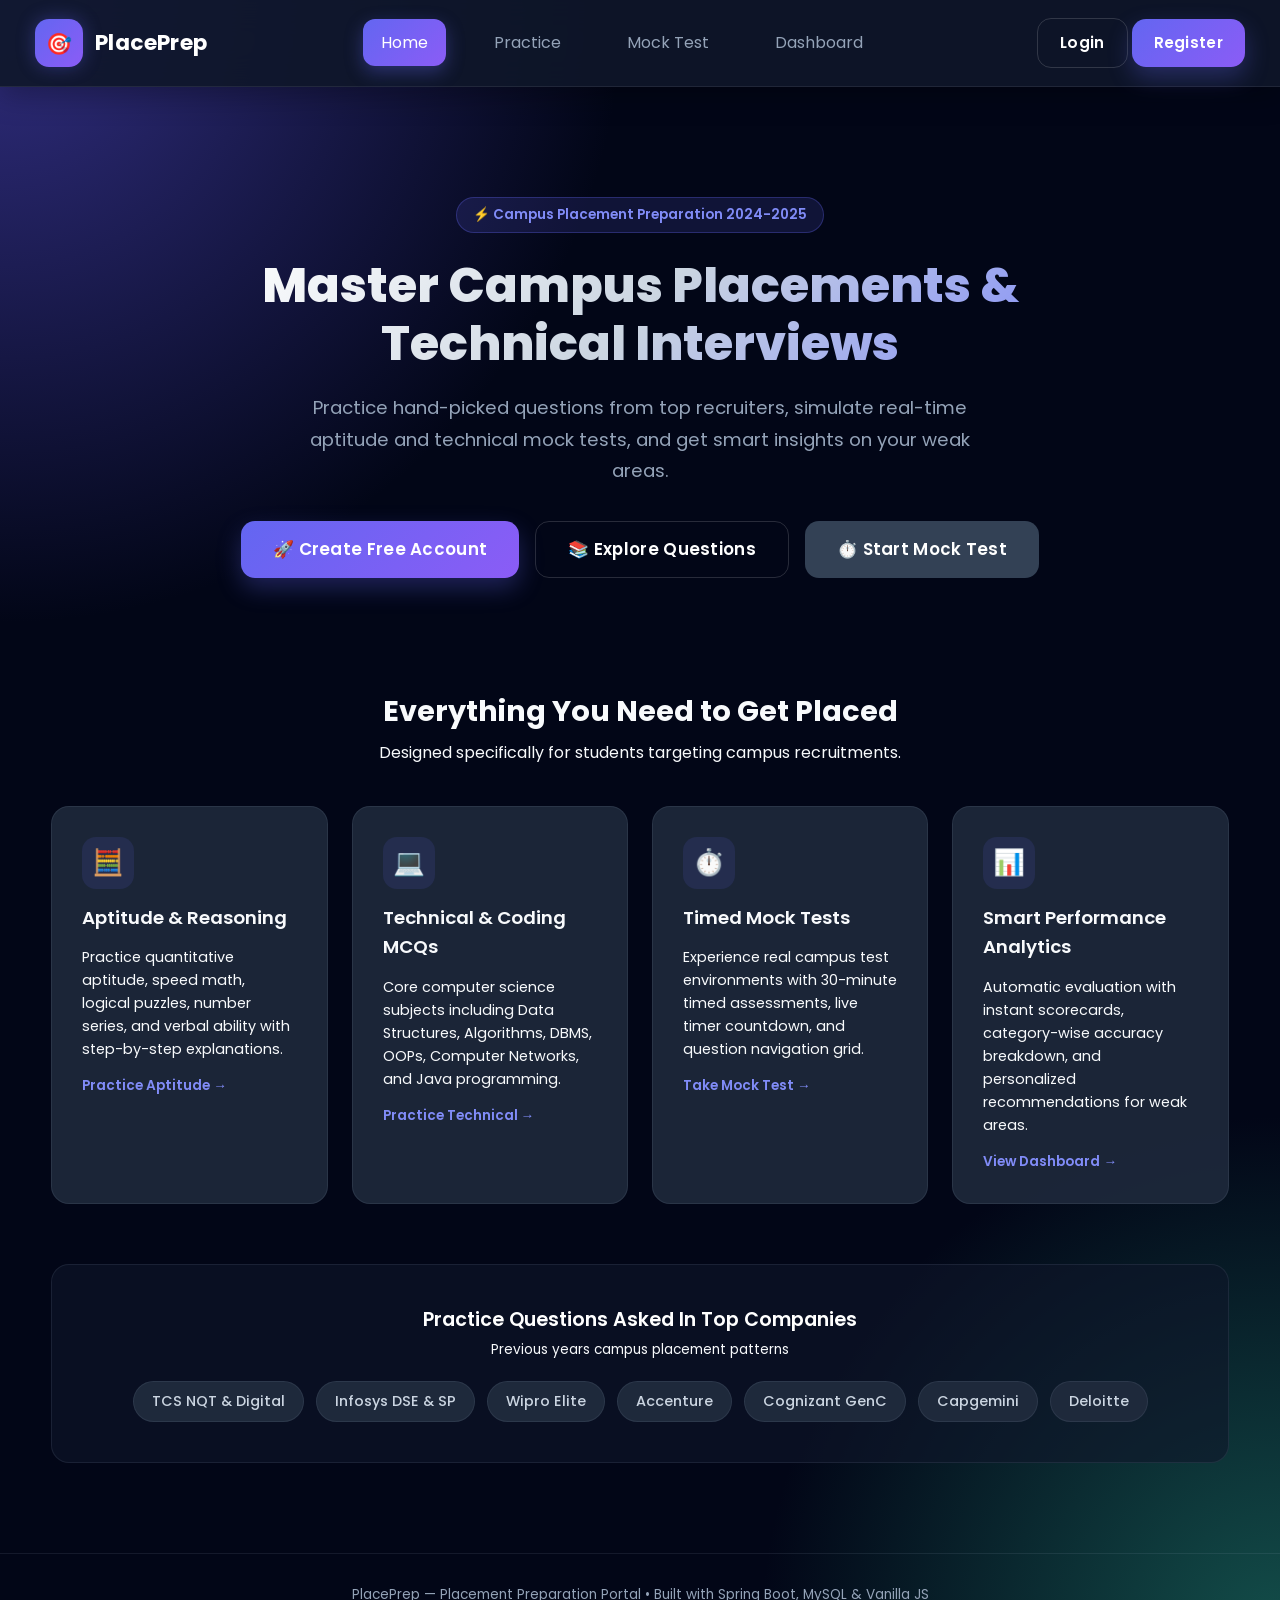
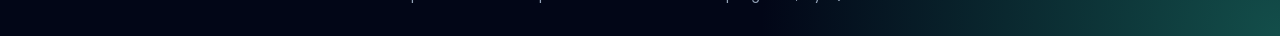
<file: frontend/pages/index.html>
<!DOCTYPE html>
<html lang="en">
<head>
    <meta charset="UTF-8">
    <meta name="viewport" content="width=device-width, initial-scale=1.0">
    <title>PlacePrep — Placement Preparation Portal</title>
    <link rel="stylesheet" href="../css/style.css">
    <style>
        .hero-section {
            padding: 80px 20px 60px;
            text-align: center;
            max-width: 900px;
            margin: 0 auto;
        }
        .hero-badge {
            display: inline-flex;
            align-items: center;
            gap: 8px;
            padding: 6px 16px;
            border-radius: 999px;
            background: rgba(99, 102, 241, 0.15);
            border: 1px solid rgba(99, 102, 241, 0.3);
            color: var(--primary-light);
            font-size: 0.85rem;
            font-weight: 600;
            margin-bottom: 24px;
        }
        .hero-title {
            font-size: 3rem;
            font-weight: 800;
            line-height: 1.2;
            margin-bottom: 20px;
            background: linear-gradient(135deg, #ffffff 0%, #cbd5e1 50%, #818cf8 100%);
            -webkit-background-clip: text;
            -webkit-text-fill-color: transparent;
        }
        .hero-subtitle {
            font-size: 1.15rem;
            color: var(--text-muted);
            line-height: 1.7;
            margin-bottom: 35px;
            max-width: 720px;
            margin-left: auto;
            margin-right: auto;
        }
        .hero-actions {
            display: flex;
            justify-content: center;
            gap: 16px;
            flex-wrap: wrap;
            margin-bottom: 50px;
        }
        .features-grid {
            display: grid;
            grid-template-columns: repeat(auto-fit, minmax(260px, 1fr));
            gap: 24px;
            margin: 40px 0 60px;
        }
        .feature-card {
            background: var(--card-bg);
            border: 1px solid var(--border);
            border-radius: var(--radius);
            padding: 30px;
            transition: var(--transition);
            display: flex;
            flex-direction: column;
            gap: 14px;
        }
        .feature-card:hover {
            transform: translateY(-4px);
            border-color: var(--primary);
            box-shadow: 0 12px 30px rgba(99, 102, 241, 0.2);
        }
        .feature-icon {
            width: 52px;
            height: 52px;
            border-radius: 14px;
            display: flex;
            align-items: center;
            justify-content: center;
            font-size: 1.6rem;
            background: rgba(99, 102, 241, 0.12);
        }
        .companies-section {
            text-align: center;
            padding: 40px 20px;
            background: rgba(15, 23, 42, 0.6);
            border-radius: var(--radius);
            border: 1px solid var(--border);
            margin-bottom: 60px;
        }
        .company-chips {
            display: flex;
            justify-content: center;
            gap: 12px;
            flex-wrap: wrap;
            margin-top: 20px;
        }
        .company-chip {
            padding: 8px 18px;
            border-radius: 999px;
            background: var(--dark-3);
            border: 1px solid var(--border);
            font-size: 0.9rem;
            font-weight: 500;
            color: #cbd5e1;
        }
        .footer {
            border-top: 1px solid var(--border);
            padding: 30px 20px;
            text-align: center;
            color: var(--text-muted);
            font-size: 0.85rem;
        }
    </style>
</head>
<body>

<!-- NAVBAR -->
<nav class="navbar">
    <div class="navbar-brand">
        <div class="logo-icon">🎯</div>
        PlacePrep
    </div>

    <ul class="navbar-nav">
        <li><a href="index.html" class="nav-link active">Home</a></li>
        <li><a href="practice.html" class="nav-link">Practice</a></li>
        <li><a href="mocktest.html" class="nav-link">Mock Test</a></li>
        <li><a href="dashboard.html" class="nav-link">Dashboard</a></li>
    </ul>

    <!-- Dynamic: shows login/register when logged out, user info when logged in -->
    <div class="navbar-end" id="navUser">
        <a href="login.html" class="btn btn-outline" style="padding:8px 18px;">Login</a>
        <a href="register.html" class="btn btn-primary" style="padding:8px 18px;">Get Started</a>
    </div>
</nav>

<!-- MAIN CONTAINER -->
<div class="container">

    <!-- HERO SECTION -->
    <section class="hero-section">
        <div class="hero-badge">
            ⚡ Campus Placement Preparation 2024-2025
        </div>
        <h1 class="hero-title">
            Master Campus Placements &amp; Technical Interviews
        </h1>
        <p class="hero-subtitle">
            Practice hand-picked questions from top recruiters, simulate real-time aptitude and technical mock tests, and get smart insights on your weak areas.
        </p>

        <div class="hero-actions">
            <a href="register.html" class="btn btn-primary btn-lg" style="padding:14px 32px; font-size:1.05rem;">
                🚀 Create Free Account
            </a>
            <a href="practice.html" class="btn btn-outline btn-lg" style="padding:14px 32px; font-size:1.05rem;">
                📚 Explore Questions
            </a>
            <a href="mocktest.html" class="btn btn-secondary btn-lg" style="padding:14px 32px; font-size:1.05rem;">
                ⏱️ Start Mock Test
            </a>
        </div>
    </section>

    <!-- KEY FEATURES GRID -->
    <section>
        <div style="text-align:center; margin-bottom:10px;">
            <h2 style="font-size:1.8rem; font-weight:700;">Everything You Need to Get Placed</h2>
            <p class="text-muted" style="margin-top:6px;">Designed specifically for students targeting campus recruitments.</p>
        </div>

        <div class="features-grid">
            <div class="feature-card">
                <div class="feature-icon">🧮</div>
                <h3 style="font-size:1.15rem; font-weight:600;">Aptitude &amp; Reasoning</h3>
                <p class="text-muted" style="font-size:0.9rem;">
                    Practice quantitative aptitude, speed math, logical puzzles, number series, and verbal ability with step-by-step explanations.
                </p>
                <a href="practice.html?category=APTITUDE" style="color:var(--primary-light); font-size:0.85rem; font-weight:600;">Practice Aptitude →</a>
            </div>

            <div class="feature-card">
                <div class="feature-icon">💻</div>
                <h3 style="font-size:1.15rem; font-weight:600;">Technical &amp; Coding MCQs</h3>
                <p class="text-muted" style="font-size:0.9rem;">
                    Core computer science subjects including Data Structures, Algorithms, DBMS, OOPs, Computer Networks, and Java programming.
                </p>
                <a href="practice.html?category=TECHNICAL" style="color:var(--primary-light); font-size:0.85rem; font-weight:600;">Practice Technical →</a>
            </div>

            <div class="feature-card">
                <div class="feature-icon">⏱️</div>
                <h3 style="font-size:1.15rem; font-weight:600;">Timed Mock Tests</h3>
                <p class="text-muted" style="font-size:0.9rem;">
                    Experience real campus test environments with 30-minute timed assessments, live timer countdown, and question navigation grid.
                </p>
                <a href="mocktest.html" style="color:var(--primary-light); font-size:0.85rem; font-weight:600;">Take Mock Test →</a>
            </div>

            <div class="feature-card">
                <div class="feature-icon">📊</div>
                <h3 style="font-size:1.15rem; font-weight:600;">Smart Performance Analytics</h3>
                <p class="text-muted" style="font-size:0.9rem;">
                    Automatic evaluation with instant scorecards, category-wise accuracy breakdown, and personalized recommendations for weak areas.
                </p>
                <a href="dashboard.html" style="color:var(--primary-light); font-size:0.85rem; font-weight:600;">View Dashboard →</a>
            </div>
        </div>
    </section>

    <!-- COMPANIES SECTION -->
    <section class="companies-section">
        <h3 style="font-size:1.2rem; font-weight:600; color:#fff;">Practice Questions Asked In Top Companies</h3>
        <p class="text-muted" style="font-size:0.85rem; margin-top:4px;">Previous years campus placement patterns</p>
        <div class="company-chips">
            <span class="company-chip">TCS NQT &amp; Digital</span>
            <span class="company-chip">Infosys DSE &amp; SP</span>
            <span class="company-chip">Wipro Elite</span>
            <span class="company-chip">Accenture</span>
            <span class="company-chip">Cognizant GenC</span>
            <span class="company-chip">Capgemini</span>
            <span class="company-chip">Deloitte</span>
        </div>
    </section>

</div>

<footer class="footer">
    <p>PlacePrep — Placement Preparation Portal &bull; Built with Spring Boot, MySQL &amp; Vanilla JS</p>
</footer>

<script src="../js/api.js"></script>
<script>
    // Initialize dynamic navbar user area
    if (typeof initNavUser === 'function') {
        initNavUser('navUser');
    }

    // If already logged in, offer to redirect to dashboard
    if (typeof Auth !== 'undefined' && Auth.isLoggedIn()) {
        const hero = document.querySelector('.hero-actions');
        if (hero) {
            const dashBtn = document.createElement('a');
            dashBtn.href = 'dashboard.html';
            dashBtn.className = 'btn btn-primary btn-lg';
            dashBtn.style.cssText = 'padding:14px 32px; font-size:1.05rem; background:linear-gradient(135deg,var(--primary),var(--secondary))';
            dashBtn.textContent = '🏠 Go to Dashboard';
            hero.prepend(dashBtn);
        }
    }
</script>
</body>
</html>
</file>
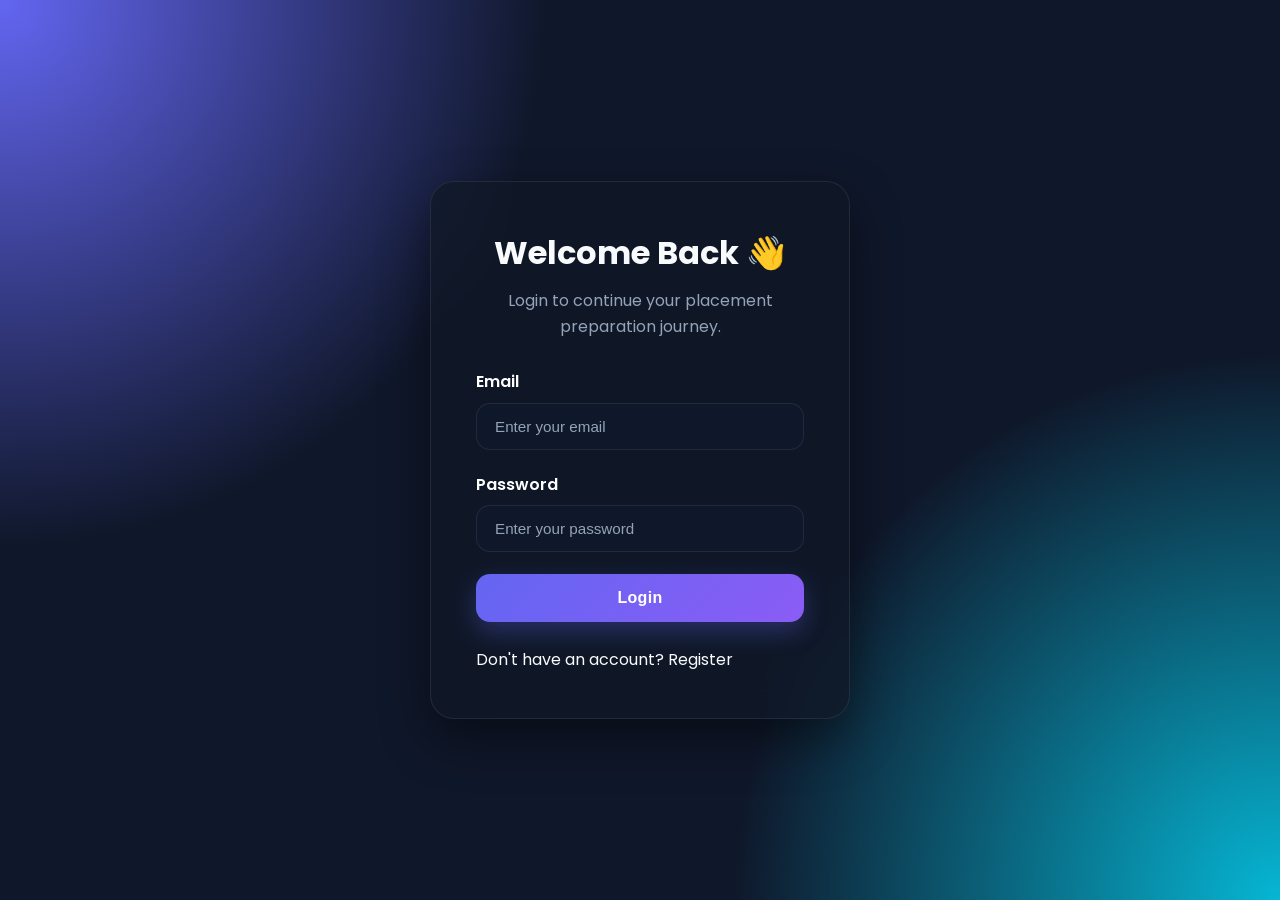
<file: frontend/pages/admin-dashboard.html>
<!DOCTYPE html>
<html lang="en">
<head>
  <meta charset="UTF-8">
  <meta name="viewport" content="width=device-width, initial-scale=1.0">
  <title>Admin Dashboard — PlacePrep</title>
  <link rel="stylesheet" href="../css/style.css">
  <style>
    .admin-badge {
      background: linear-gradient(135deg, var(--danger), #f97316);
      color: #fff; font-size: 0.7rem; font-weight: 700;
      padding: 0.2rem 0.6rem; border-radius: 999px; margin-left: 0.5rem;
    }
  </style>
</head>
<body>

<nav class="navbar">
  <div class="navbar-brand">
    <div class="logo-icon">🎯</div>
    PlacePrep <span class="admin-badge">ADMIN</span>
  </div>
  <ul class="navbar-nav">
    <li><a href="admin-dashboard.html" class="nav-link active">Dashboard</a></li>
    <li><a href="question-management.html" class="nav-link">Questions</a></li>
  </ul>
  <div class="navbar-end" id="navUser"></div>
</nav>

<div class="page-wrapper">
  <aside class="sidebar">
    <a class="sidebar-link active" href="admin-dashboard.html"><span class="icon">🏠</span>Dashboard</a>
    <a class="sidebar-link" href="question-management.html"><span class="icon">📝</span>Questions</a>
    <div style="flex:1"></div>
    <a class="sidebar-link" href="#" onclick="Auth.logout()"><span class="icon">🚪</span>Logout</a>
  </aside>

  <main class="main-content">
    <div class="page-header">
      <h1 class="page-title">Admin Dashboard</h1>
      <p class="page-subtitle">Platform overview and management</p>
    </div>

    <div class="stats-grid">
      <div class="stat-card" style="--accent-color: var(--primary)">
        <div class="stat-icon">👥</div>
        <div class="stat-value" id="totalStudents">—</div>
        <div class="stat-label">Total Students</div>
      </div>
      <div class="stat-card" style="--accent-color: var(--secondary)">
        <div class="stat-icon">📚</div>
        <div class="stat-value" id="totalQuestions">—</div>
        <div class="stat-label">Total Questions</div>
      </div>
      <div class="stat-card" style="--accent-color: var(--warning)">
        <div class="stat-icon">⏱️</div>
        <div class="stat-value" id="totalMockTests">—</div>
        <div class="stat-label">Mock Tests Taken</div>
      </div>
    </div>

    <div class="card mb-3">
      <div class="card-header">
        <span class="card-title">Quick Actions</span>
      </div>
      <div style="display:flex; gap:1rem; flex-wrap:wrap">
        <a href="question-management.html" class="btn btn-primary">➕ Add New Question</a>
        <a href="question-management.html" class="btn btn-secondary">📝 Manage Questions</a>
      </div>
    </div>

    <div class="card">
      <div class="card-header">
        <span class="card-title">Student Monitoring</span>
      </div>
      <div class="table-wrap">
        <table>
          <thead>
            <tr>
              <th>Name</th>
              <th>Email</th>
              <th>USN</th>
              <th>Last Login</th>
              <th>Status</th>
            </tr>
          </thead>
          <tbody id="studentsTable">
            <tr><td colspan="5" class="text-center text-muted">Loading…</td></tr>
          </tbody>
        </table>
      </div>
    </div>
  </main>
</div>

<script src="../js/api.js"></script>
<script>
  if (!requireAdmin()) throw '';
  initNavUser('navUser');

  async function loadAdminDashboard() {
    try {
      const data = await apiFetch('/admin/dashboard');
      document.getElementById('totalStudents').textContent  = data.totalStudents;
      document.getElementById('totalQuestions').textContent = data.totalQuestions;
      document.getElementById('totalMockTests').textContent = data.totalMockTests;
    } catch (e) {
      showToast('Failed to load dashboard stats: ' + e.message, 'error');
    }

    try {
      const students = await apiFetch('/admin/students');
      const tbody = document.getElementById('studentsTable');
      if (!students.length) {
        tbody.innerHTML = '<tr><td colspan="5" class="text-center text-muted">No students registered yet.</td></tr>';
        return;
      }
      tbody.innerHTML = students.map(s => `
        <tr>
          <td>${esc(s.name)}</td>
          <td>${esc(s.email)}</td>
          <td>${esc(s.usn)}</td>
          <td>${(!s.lastLogin || s.lastLogin === 'Never') ? '<span class="text-muted">Never</span>' : new Date(s.lastLogin).toLocaleString()}</td>
          <td>${s.isActive ? '<span class="badge badge-success">Active</span>' : '<span class="badge badge-danger">Inactive</span>'}</td>
        </tr>
      `).join('');
    } catch (e) {
      showToast('Failed to load students: ' + e.message, 'error');
    }
  }

  loadAdminDashboard();
</script>
</body>
</html>
</file>
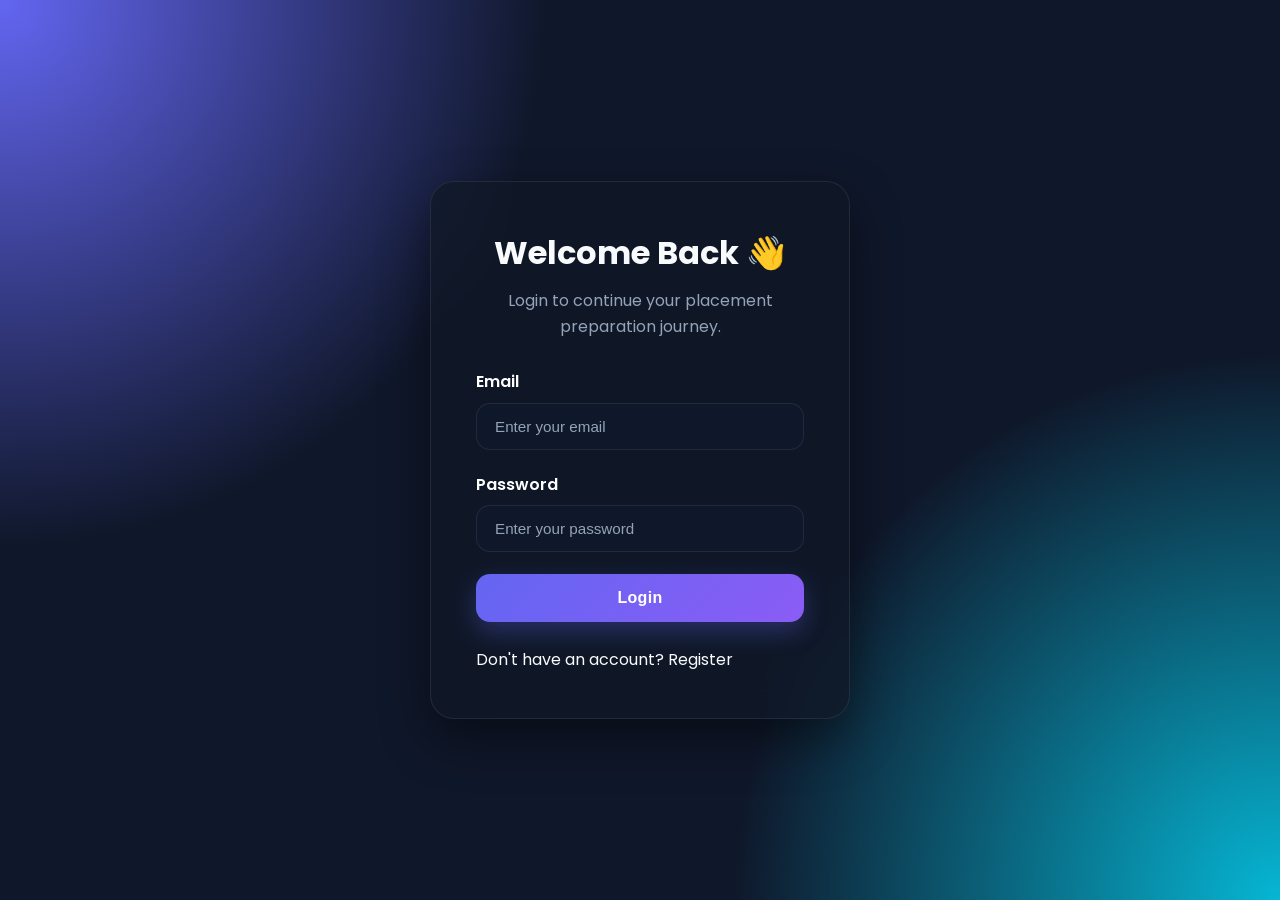
<file: frontend/pages/analytics.html>
<!DOCTYPE html>
<html lang="en">
<head>
    <meta charset="UTF-8">
    <meta name="viewport" content="width=device-width, initial-scale=1.0">
    <meta name="description" content="View your placement preparation analytics — accuracy, category performance, and personalized tips.">
    <title>Analytics | PlacePrep</title>
    <link rel="stylesheet" href="../css/style.css">
    <style>
        .analytics-grid {
            display: grid;
            grid-template-columns: repeat(auto-fit, minmax(200px, 1fr));
            gap: 1rem;
            margin-bottom: 2rem;
        }
        .info-row {
            display: flex;
            justify-content: space-between;
            align-items: center;
            padding: 0.7rem 0;
            border-bottom: 1px solid var(--border);
            font-size: 0.875rem;
        }
        .info-row:last-child { border-bottom: none; }
        .info-row .label { color: var(--text-muted); }
        .info-row .value { font-weight: 700; font-size: 1rem; }
        .tips-list { display: flex; flex-direction: column; gap: 0.75rem;}
        .category-performance-grid {
    display: grid;
    grid-template-columns: repeat(2, minmax(0, 1fr));
    gap: 1.25rem;
}

.category-performance-card {
    background: var(--dark-3);
    border: 1px solid var(--border);
    border-radius: var(--radius);
    padding: 1.25rem;
    transition: transform 0.25s ease, border-color 0.25s ease;
}

.category-performance-card:hover {
    transform: translateY(-3px);
    border-color: var(--primary-light);
}

.category-card-top {
    display: flex;
    justify-content: space-between;
    align-items: center;
    gap: 1rem;
    margin-bottom: 1.25rem;
}

.category-name {
    font-size: 1rem;
    font-weight: 700;
}

.category-status {
    padding: 0.3rem 0.65rem;
    border-radius: 999px;
    font-size: 0.7rem;
    font-weight: 700;
    white-space: nowrap;
}

.category-status.strong {
    background: rgba(34, 197, 94, 0.15);
    color: #22C55E;
}

.category-status.average {
    background: rgba(245, 158, 11, 0.15);
    color: #F59E0B;
}

.category-status.weak {
    background: rgba(239, 68, 68, 0.15);
    color: #EF4444;
}

.category-status.not-attempted {
    background: rgba(148, 163, 184, 0.15);
    color: var(--text-muted);
}

.category-accuracy {
    display: flex;
    align-items: baseline;
    gap: 0.5rem;
    margin-bottom: 0.6rem;
}

.category-accuracy span {
    font-size: 1.8rem;
    font-weight: 800;
}

.category-accuracy small {
    color: var(--text-muted);
    font-size: 0.8rem;
}

.category-progress {
    width: 100%;
    height: 8px;
    background: var(--dark-2);
    border-radius: 999px;
    overflow: hidden;
    margin-bottom: 1.1rem;
}

.category-progress-fill {
    height: 100%;
    border-radius: 999px;
    transition: width 0.8s ease;
}

.category-stats {
    display: grid;
    grid-template-columns: repeat(3, 1fr);
    gap: 0.75rem;
}

.category-stats div {
    display: flex;
    flex-direction: column;
    gap: 0.2rem;
}

.category-stats strong {
    font-size: 1rem;
}

.category-stats span {
    color: var(--text-muted);
    font-size: 0.72rem;
}

.analytics-empty-state {
    grid-column: 1 / -1;
    text-align: center;
    padding: 2.5rem 1rem;
}

.analytics-empty-state .empty-icon {
    font-size: 2.5rem;
    margin-bottom: 0.75rem;
}

.analytics-empty-state h3 {
    margin-bottom: 0.4rem;
}

.analytics-empty-state p {
    color: var(--text-muted);
    margin-bottom: 1rem;
}

.analytics-empty-state a {
    color: var(--primary-light);
    font-weight: 600;
}

@media (max-width: 768px) {
    .category-performance-grid {
        grid-template-columns: 1fr;
    }
}
    </style>
</head>
<body>

<!-- NAVBAR -->
<nav class="navbar">
    <div class="navbar-brand">
        <div class="logo-icon">🎯</div>
        PlacePrep
    </div>
    <ul class="navbar-nav">
        <li><a href="dashboard.html"  class="nav-link">Dashboard</a></li>
        <li><a href="practice.html"   class="nav-link">Practice</a></li>
        <li><a href="mocktest.html"   class="nav-link">Mock Test</a></li>
        <li><a href="bookmarks.html"  class="nav-link">Bookmarks</a></li>
        <li><a href="analytics.html"  class="nav-link active">Analytics</a></li>
    </ul>
    <div class="navbar-end" id="navUser"></div>
</nav>

<!-- PAGE WRAPPER WITH SIDEBAR -->
<div class="page-wrapper">
    <aside class="sidebar">
        <a class="sidebar-link" href="dashboard.html"><span class="icon">🏠</span>Dashboard</a>
        <a class="sidebar-link" href="practice.html"><span class="icon">📚</span>Practice</a>
        <a class="sidebar-link" href="mocktest.html"><span class="icon">⏱️</span>Mock Test</a>
        <a class="sidebar-link" href="bookmarks.html"><span class="icon">🔖</span>Bookmarks</a>
        <a class="sidebar-link active" href="analytics.html"><span class="icon">📊</span>Analytics</a>
        <a class="sidebar-link" href="profile.html"><span class="icon">👤</span>Profile</a>
        <div style="flex:1"></div>
        <a class="sidebar-link" href="#" onclick="Auth.logout()"><span class="icon">🚪</span>Logout</a>
    </aside>

    <main class="main-content">
        <div class="page-header">
            <h1 class="page-title">📊 Progress Analytics</h1>
            <p class="page-subtitle">Your personal placement preparation statistics and performance insights.</p>
        </div>

        <!-- SUMMARY STAT CARDS -->
        <div class="stats-grid" style="margin-bottom:2rem;">
            <div class="stat-card" style="--accent-color: var(--primary)">
                <div class="stat-icon">📝</div>
                <div class="stat-value" id="totalAttempted">—</div>
                <div class="stat-label">Questions Attempted</div>
            </div>
            <div class="stat-card" style="--accent-color: var(--success)">
                <div class="stat-icon">✅</div>
                <div class="stat-value" id="correctAnswers">—</div>
                <div class="stat-label">Correct Answers</div>
            </div>
            <div class="stat-card" style="--accent-color: var(--danger)">
                <div class="stat-icon">❌</div>
                <div class="stat-value" id="wrongAnswers">—</div>
                <div class="stat-label">Wrong Answers</div>
            </div>
            <div class="stat-card" style="--accent-color: var(--warning)">
                <div class="stat-icon">🎯</div>
                <div class="stat-value" id="accuracy">—</div>
                <div class="stat-label">Overall Accuracy</div>
            </div>
            <div class="stat-card" style="--accent-color: var(--info)">
                <div class="stat-icon">🔖</div>
                <div class="stat-value" id="bookmarks">—</div>
                <div class="stat-label">Bookmarked</div>
            </div>
            <div class="stat-card" style="--accent-color: var(--secondary)">
                <div class="stat-icon">⏱️</div>
                <div class="stat-value" id="mockTests">—</div>
                <div class="stat-label">Mock Tests Done</div>
            </div>
        </div>

        <!-- CATEGORY PERFORMANCE BARS -->
       <!-- CATEGORY PERFORMANCE -->
<div class="card mb-3">
    <div class="card-header">
        <span class="card-title">📚 Category Performance</span>
        <a href="practice.html" style="font-size:0.8rem; color:var(--primary-light)">
            Practice More →
        </a>
    </div>

    <div id="categoryBars" class="category-performance-grid">
        <div class="spinner"></div>
    </div>
</div>

        <!-- PERFORMANCE TIPS -->
        <div class="card">
            <div class="card-header">
                <span class="card-title">💡 Personalized Tips</span>
            </div>
            <div class="tips-list" id="performanceTips">
                <div class="spinner"></div>
            </div>
        </div>

    </main>
</div>

<!-- SCRIPTS: api.js must load first -->
<script src="../js/api.js"></script>
<script src="../js/auth.js"></script>
<script src="../js/analytics.js"></script>
</body>
</html>
</file>
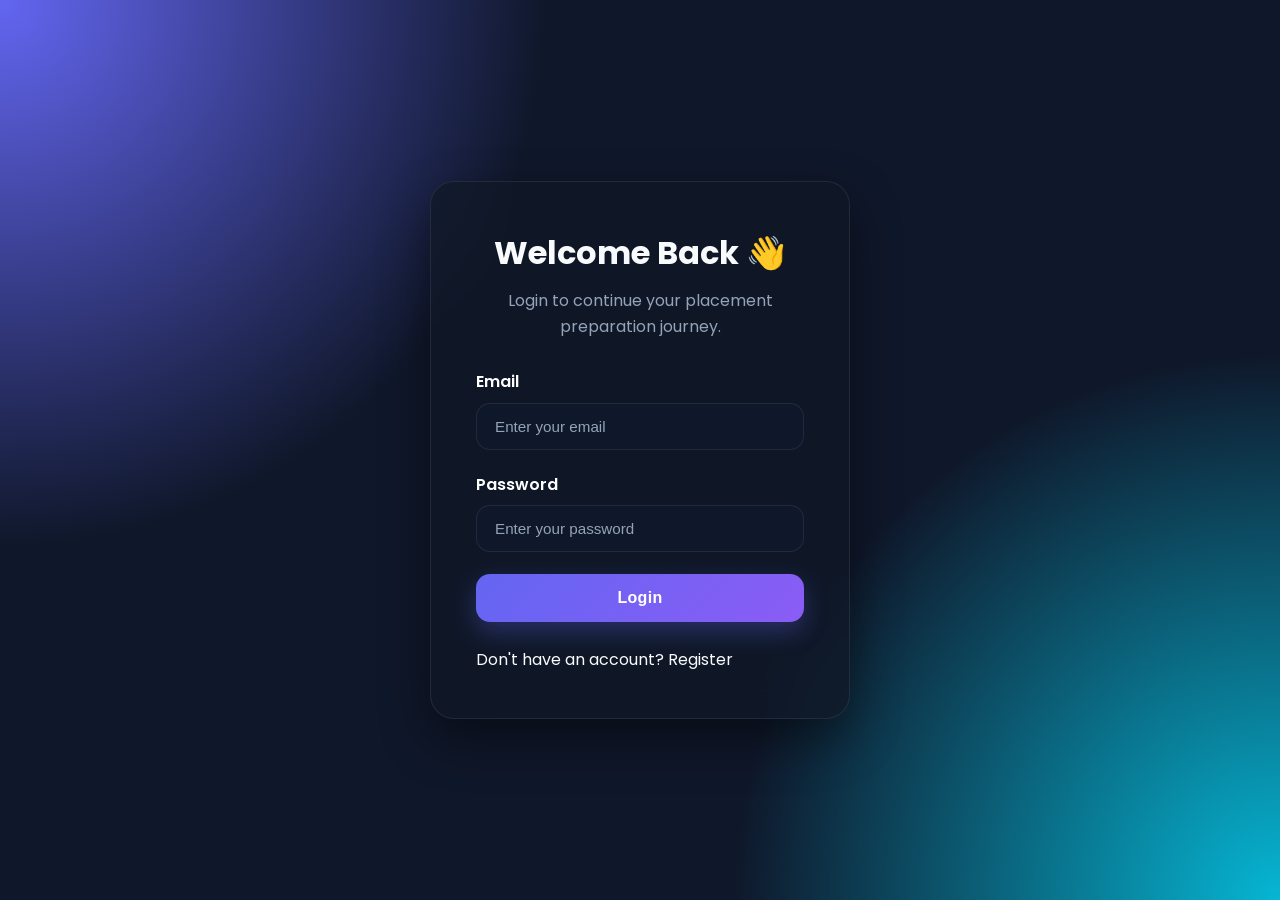
<file: frontend/pages/bookmarks.html>
<!DOCTYPE html>
<html lang="en">
<head>
  <meta charset="UTF-8">
  <meta name="viewport" content="width=device-width, initial-scale=1.0">
  <title>Bookmarks — Placement Preparation Portal</title>
  <link rel="stylesheet" href="../css/style.css">
  <style>
    .bookmark-grid { display: flex; flex-direction: column; gap: 1rem; }
    .bookmark-card {
      background: var(--card-bg);
      border: 1px solid var(--border);
      border-radius: var(--radius);
      padding: 1.5rem;
    }
    .bookmark-card .bm-header {
      display: flex; align-items: flex-start; justify-content: space-between;
      gap: 1rem; margin-bottom: 0.75rem;
    }
    .bookmark-card .bm-text { font-size: 0.95rem; line-height: 1.6; margin-bottom: 0.75rem; }
    .bookmark-card .bm-options {
      display: grid; grid-template-columns: 1fr 1fr; gap: 0.5rem;
      font-size: 0.85rem; color: var(--text-muted);
    }
    .bm-options .correct-opt { color: var(--success); font-weight: 600; }
    .remove-btn {
      background: none; border: none; color: var(--text-muted);
      cursor: pointer; font-size: 1.3rem; transition: var(--transition);
    }
    .remove-btn:hover { color: var(--danger); }
    .empty-state { text-align: center; padding: 4rem 2rem; color: var(--text-muted); }
    .empty-state .icon { font-size: 3rem; margin-bottom: 1rem; }
  </style>
</head>
<body>

<nav class="navbar">
  <div class="navbar-brand"><div class="logo-icon">🎯</div>PlacePrep</div>
  <ul class="navbar-nav">
    <li><a href="dashboard.html" class="nav-link">Dashboard</a></li>
    <li><a href="practice.html"  class="nav-link">Practice</a></li>
    <li><a href="mocktest.html"  class="nav-link">Mock Test</a></li>
    <li><a href="bookmarks.html" class="nav-link active">Bookmarks</a></li>
    <li><a href="analytics.html" class="nav-link">Analytics</a></li>
  </ul>
  <div class="navbar-end" id="navUser"></div>
</nav>

<div class="page-wrapper">
  <aside class="sidebar">
    <a class="sidebar-link" href="dashboard.html"><span class="icon">🏠</span>Dashboard</a>
    <a class="sidebar-link" href="practice.html"><span class="icon">📚</span>Practice</a>
    <a class="sidebar-link" href="mocktest.html"><span class="icon">⏱️</span>Mock Test</a>
    <a class="sidebar-link active" href="bookmarks.html"><span class="icon">🔖</span>Bookmarks</a>
    <a class="sidebar-link" href="analytics.html"><span class="icon">📊</span>Analytics</a>
    <a class="sidebar-link" href="profile.html"><span class="icon">👤</span>Profile</a>
    <div style="flex:1"></div>
    <a class="sidebar-link" href="#" onclick="Auth.logout()"><span class="icon">🚪</span>Logout</a>
  </aside>

  <main class="main-content">
    <div class="page-header">
      <h1 class="page-title">Bookmarked Questions</h1>
      <p class="page-subtitle">Questions you saved for later revision</p>
    </div>

    <div id="bookmarkList">
      <div class="spinner"></div>
    </div>
  </main>
</div>

<script src="../js/api.js"></script>
<script src="../js/auth.js"></script>
<script src="../js/bookmarks.js"></script>
</body>
</html>
</file>
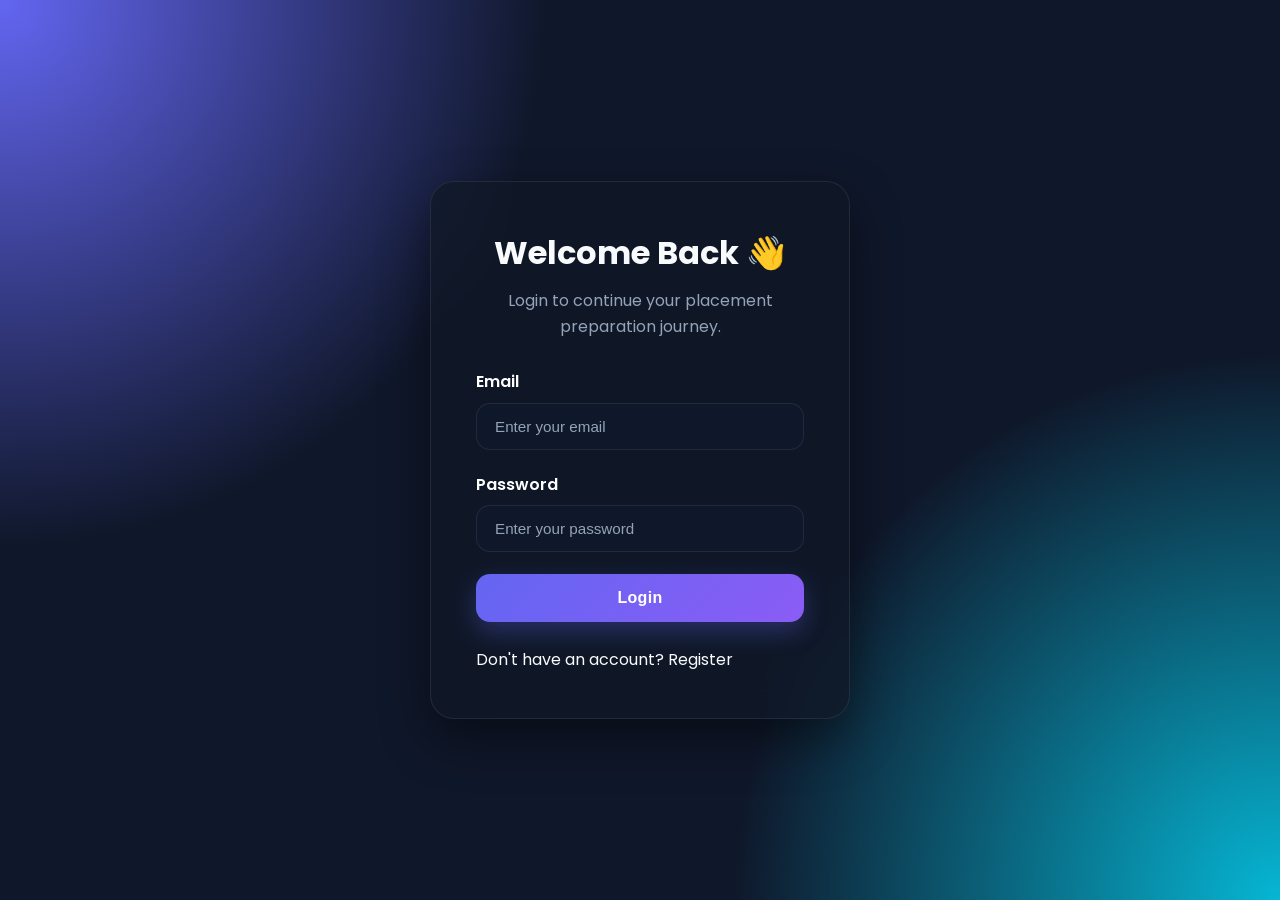
<file: frontend/pages/dashboard.html>
<!DOCTYPE html>
<html lang="en">
<head>
  <meta charset="UTF-8">
  <meta name="viewport" content="width=device-width, initial-scale=1.0">
  <title>Dashboard — PlacePrep</title>
  <link rel="stylesheet" href="../css/style.css">
  <style>
    .welcome-bar {
      background: linear-gradient(135deg, var(--primary) 0%, var(--secondary) 100%);
      border-radius: var(--radius);
      padding: 1.75rem 2rem;
      margin-bottom: 2rem;
      display: flex;
      align-items: center;
      justify-content: space-between;
      flex-wrap: wrap;
      gap: 1rem;
    }
    .welcome-bar h2 { font-size: 1.4rem; font-weight: 700; }
    .welcome-bar p  { opacity: 0.85; font-size: 0.9rem; margin-top: 0.25rem; }
    .quick-actions {
      display: grid;
      grid-template-columns: repeat(auto-fit, minmax(220px, 1fr));
      gap: 1rem;
      margin-bottom: 2rem;
    }
    .action-card {
      background: var(--card-bg);
      border: 1px solid var(--border);
      border-radius: var(--radius);
      padding: 1.5rem;
      cursor: pointer;
      transition: var(--transition);
      display: flex;
      align-items: center;
      gap: 1rem;
    }
    .action-card:hover {
      border-color: var(--primary);
      transform: translateY(-2px);
      box-shadow: 0 6px 20px rgba(79,70,229,0.2);
    }
    .action-card .ac-icon {
      width: 48px; height: 48px; border-radius: 12px;
      display: flex; align-items: center; justify-content: center;
      font-size: 1.5rem; flex-shrink: 0;
    }
    .action-card h3 { font-size: 0.95rem; font-weight: 600; margin-bottom: 0.2rem; }
    .action-card p  { font-size: 0.8rem; color: var(--text-muted); }
    .category-progress { display: flex; flex-direction: column; gap: 1rem; }
    .cat-row { display: flex; flex-direction: column; gap: 0.4rem; }
    .cat-row-header { display: flex; justify-content: space-between; font-size: 0.85rem; }
    .cat-row-header span:first-child { font-weight: 600; }
    .cat-row-header span:last-child  { color: var(--text-muted); }
    .recent-activity { display: flex; flex-direction: column; gap: 0.6rem; }
    .activity-item {
      display: flex; align-items: center; gap: 0.75rem;
      padding: 0.75rem; border-radius: var(--radius-sm);
      background: var(--dark-3); font-size: 0.85rem;
    }
    .activity-dot { width: 8px; height: 8px; border-radius: 50%; flex-shrink: 0; }
  </style>
</head>
<body>

<!-- NAVBAR -->
<nav class="navbar">
  <div class="navbar-brand">
    <div class="logo-icon">🎯</div>
    PlacePrep
  </div>
  <ul class="navbar-nav">
    <li><a href="dashboard.html"  class="nav-link active">Dashboard</a></li>
    <li><a href="practice.html"   class="nav-link">Practice</a></li>
    <li><a href="mocktest.html"   class="nav-link">Mock Test</a></li>
    <li><a href="bookmarks.html"  class="nav-link">Bookmarks</a></li>
    <li><a href="analytics.html"  class="nav-link">Analytics</a></li>
  </ul>
  <div class="navbar-end" id="navUser"></div>
</nav>

<div class="page-wrapper">
  <!-- SIDEBAR -->
  <aside class="sidebar">
    <a class="sidebar-link active" href="dashboard.html"><span class="icon">🏠</span>Dashboard</a>
    <a class="sidebar-link" href="practice.html"><span class="icon">📚</span>Practice</a>
    <a class="sidebar-link" href="mocktest.html"><span class="icon">⏱️</span>Mock Test</a>
    <a class="sidebar-link" href="bookmarks.html"><span class="icon">🔖</span>Bookmarks</a>
    <a class="sidebar-link" href="analytics.html"><span class="icon">📊</span>Analytics</a>
    <a class="sidebar-link" href="profile.html"><span class="icon">👤</span>Profile</a>
    <div style="flex:1"></div>
    <a class="sidebar-link" href="#" onclick="Auth.logout()"><span class="icon">🚪</span>Logout</a>
  </aside>

  <!-- MAIN -->
  <main class="main-content">
    <!-- Welcome -->
    <div class="welcome-bar">
      <div>
        <h2>Good day, <span id="userName">Student</span>! 👋</h2>
        <p>Keep up the momentum — consistency is the key to cracking placements.</p>
      </div>
      <a href="practice.html" class="btn btn-secondary" style="background:rgba(255,255,255,0.15); border-color:rgba(255,255,255,0.3); color:#fff">
        Start Practicing →
      </a>
    </div>

    <!-- Stats -->
    <div class="stats-grid" id="statsGrid">
      <div class="stat-card" style="--accent-color: var(--primary)">
        <div class="stat-icon">📝</div>
        <div class="stat-value" id="totalAttempted">—</div>
        <div class="stat-label">Questions Attempted</div>
      </div>
      <div class="stat-card" style="--accent-color: var(--success)">
        <div class="stat-icon">✅</div>
        <div class="stat-value" id="correctAnswers">—</div>
        <div class="stat-label">Correct Answers</div>
      </div>
      <div class="stat-card" style="--accent-color: var(--warning)">
        <div class="stat-icon">🎯</div>
        <div class="stat-value" id="accuracy">—</div>
        <div class="stat-label">Accuracy %</div>
      </div>
      <div class="stat-card" style="--accent-color: var(--info)">
        <div class="stat-icon">🔖</div>
        <div class="stat-value" id="bookmarked">—</div>
        <div class="stat-label">Bookmarked</div>
      </div>
      <div class="stat-card" style="--accent-color: var(--secondary)">
        <div class="stat-icon">⏱️</div>
        <div class="stat-value" id="mockTests">—</div>
        <div class="stat-label">Mock Tests Done</div>
      </div>
    </div>

    <!-- Quick Actions -->
    <h3 style="font-size:1rem; font-weight:700; margin-bottom:1rem; color:var(--text-muted); text-transform:uppercase; letter-spacing:0.05em">Quick Actions</h3>
    <div class="quick-actions">
      <div class="action-card" onclick="window.location.href='practice.html?category=APTITUDE'">
        <div class="ac-icon" style="background:rgba(59,130,246,0.15)">🧮</div>
        <div><h3>Aptitude</h3><p>Numbers, Time &amp; Work</p></div>
      </div>
      <div class="action-card" onclick="window.location.href='practice.html?category=LOGICAL_REASONING'">
        <div class="ac-icon" style="background:rgba(245,158,11,0.15)">🧩</div>
        <div><h3>Logical Reasoning</h3><p>Patterns &amp; Sequences</p></div>
      </div>
      <div class="action-card" onclick="window.location.href='practice.html?category=VERBAL_ABILITY'">
        <div class="ac-icon" style="background:rgba(16,185,129,0.15)">📝</div>
        <div><h3>Verbal Ability</h3><p>Grammar &amp; Vocabulary</p></div>
      </div>
      <div class="action-card" onclick="window.location.href='practice.html?category=TECHNICAL'">
        <div class="ac-icon" style="background:rgba(79,70,229,0.15)">💻</div>
        <div><h3>Technical MCQs</h3><p>DS, DBMS, OS, OOP</p></div>
      </div>
      <div class="action-card" onclick="window.location.href='practice.html?category=CODING'">
        <div class="ac-icon" style="background:rgba(239,68,68,0.15)">⌨️</div>
        <div><h3>Coding</h3><p>Algorithms &amp; Logic</p></div>
      </div>
      <div class="action-card" onclick="window.location.href='mocktest.html'">
        <div class="ac-icon" style="background:rgba(6,182,212,0.15)">⏱️</div>
        <div><h3>Mock Test</h3><p>30 questions, 30 min</p></div>
      </div>
    </div>

    <!-- Category Progress + Recent -->
    <div class="grid-2" style="gap:1.5rem; margin-top:0.5rem">
      <div class="card">
        <div class="card-header">
          <span class="card-title">Category Performance</span>
          <a href="analytics.html" style="font-size:0.8rem; color:var(--primary-light)">View All</a>
        </div>
        <div class="category-progress" id="categoryProgress">
          <div class="text-center text-muted" style="padding:1rem; font-size:0.9rem">Loading…</div>
        </div>
      </div>

      <div class="card">
        <div class="card-header">
          <span class="card-title">Recent Activity</span>
        </div>
        <div class="recent-activity" id="recentActivity">
          <div class="text-center text-muted" style="padding:1rem; font-size:0.9rem">Loading…</div>
        </div>
      </div>
    </div>
  </main>
</div>

<script src="../js/api.js"></script>
<script src="../js/auth.js"></script>
<script src="../js/dashboard.js"></script>
</body>
</html>
</file>
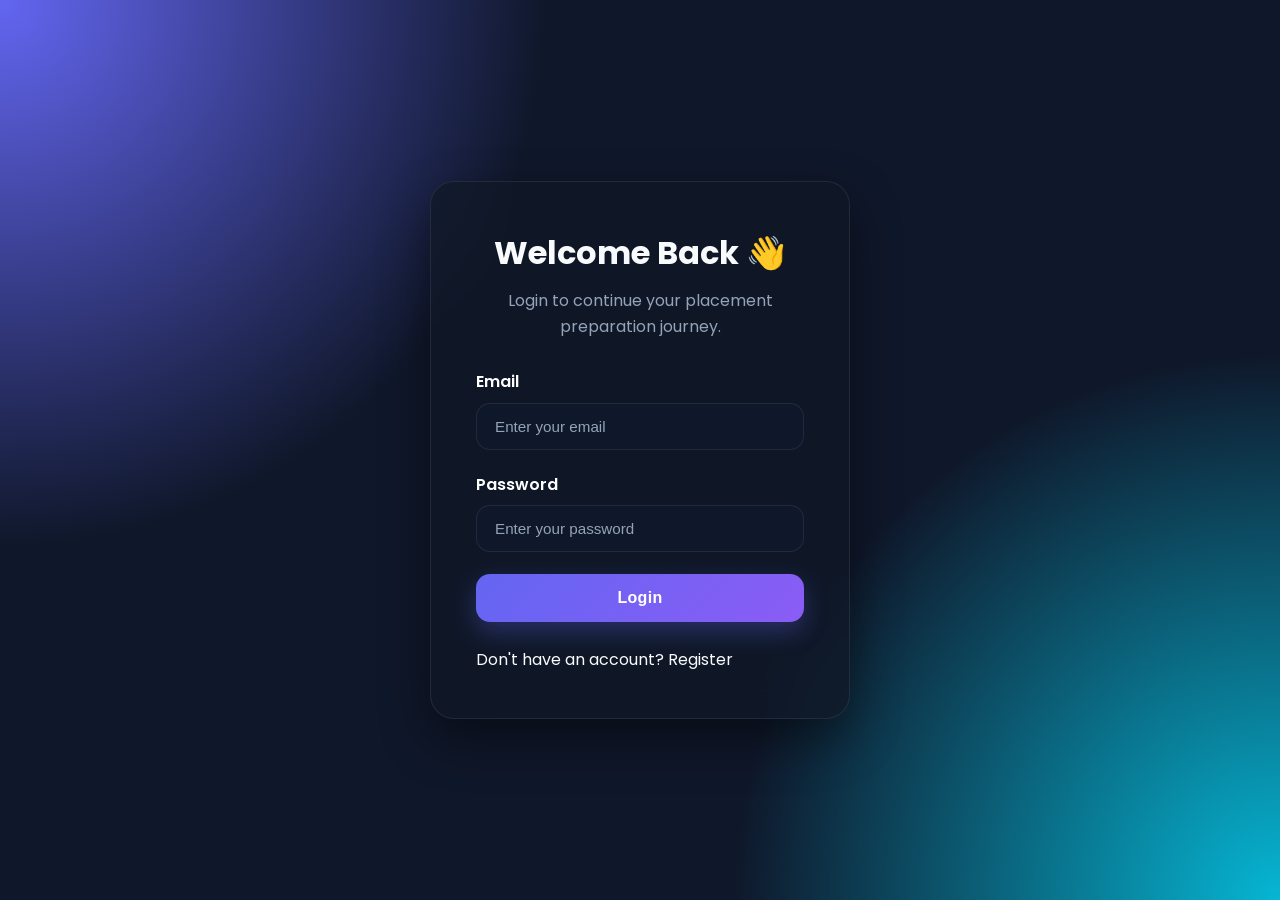
<file: frontend/pages/login.html>
<!DOCTYPE html>
<html lang="en">
<head>
    <meta charset="UTF-8">
    <meta name="viewport" content="width=device-width, initial-scale=1.0">
    <title>Login - Placement Preparation Portal</title>

    <link rel="stylesheet" href="../css/style.css">
</head>

<body class="auth-page">

<div class="auth-container">

    <div class="auth-card">

        <h1>Welcome Back 👋</h1>

        <p class="auth-subtitle">
            Login to continue your placement preparation journey.
        </p>

        <form id="loginForm">

            <div class="form-group">
                <label class="form-label">Email</label>

                <input
                    type="email"
                    id="email"
                    class="form-control"
                    placeholder="Enter your email"
                    required
                >
            </div>

            <div class="form-group">
                <label class="form-label">Password</label>

                <input
                    type="password"
                    id="password"
                    class="form-control"
                    placeholder="Enter your password"
                    required
                >
            </div>

            <button
                type="submit"
                class="btn btn-primary btn-full btn-lg"
            >
                Login
            </button>

        </form>

        <p style="margin-top:25px;" class="text-muted">
            Don't have an account?
            <a href="register.html">Register</a>
        </p>

    </div>

</div>

<script src="../js/api.js"></script>
<script src="../js/auth.js"></script>

<script>
document
    .getElementById("loginForm")
    .addEventListener(
        "submit",
        loginUser
    );
</script>

</body>
</html>
</file>
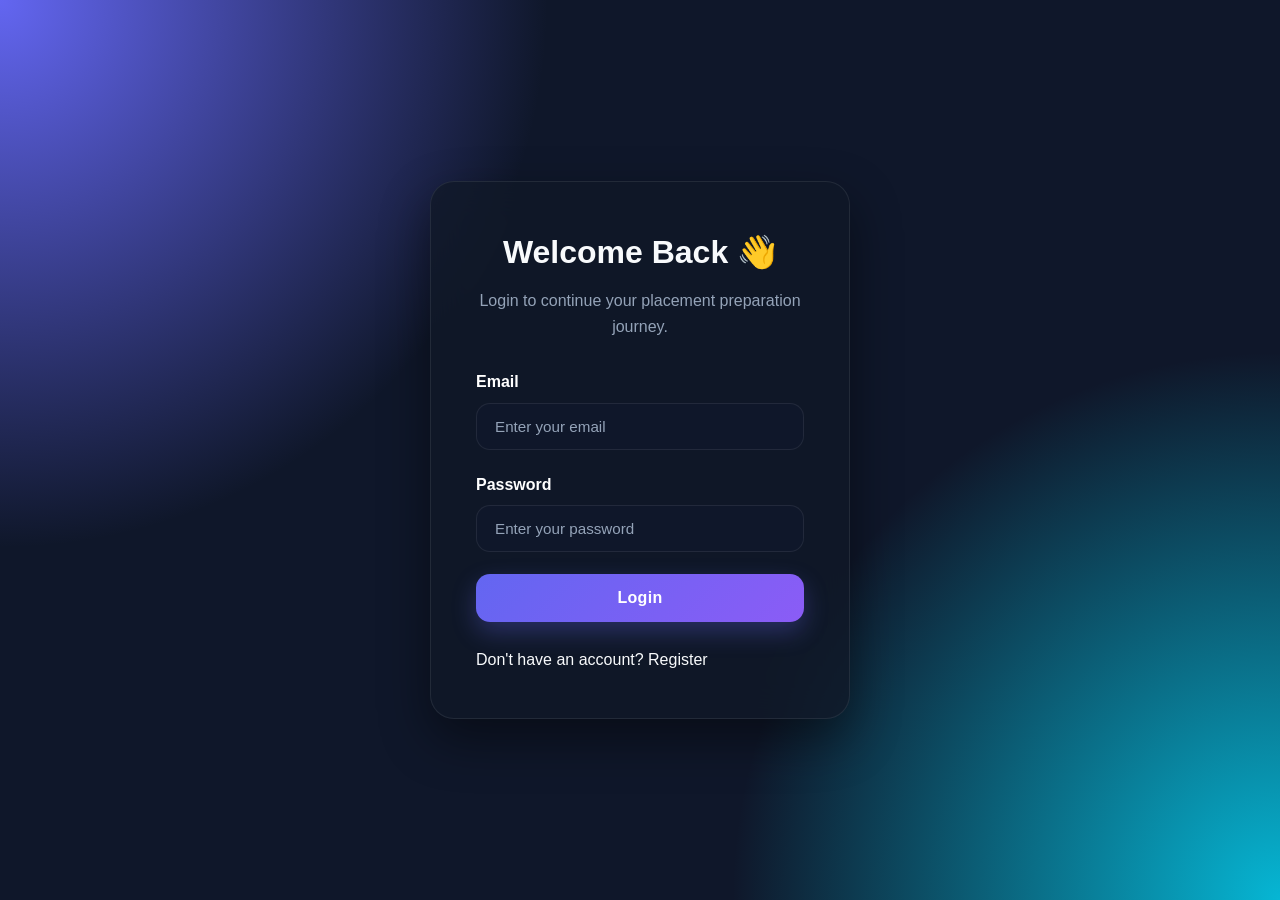
<file: frontend/pages/manage-questions.html>
<!DOCTYPE html>
<html lang="en">
<head>
    <meta charset="UTF-8">
    <meta http-equiv="refresh" content="0; url=question-management.html">
    <title>Redirecting... | PlacePrep</title>
</head>
<body>
    <p>Redirecting to <a href="question-management.html">Question Management</a>...</p>
</body>
</html>
</file>
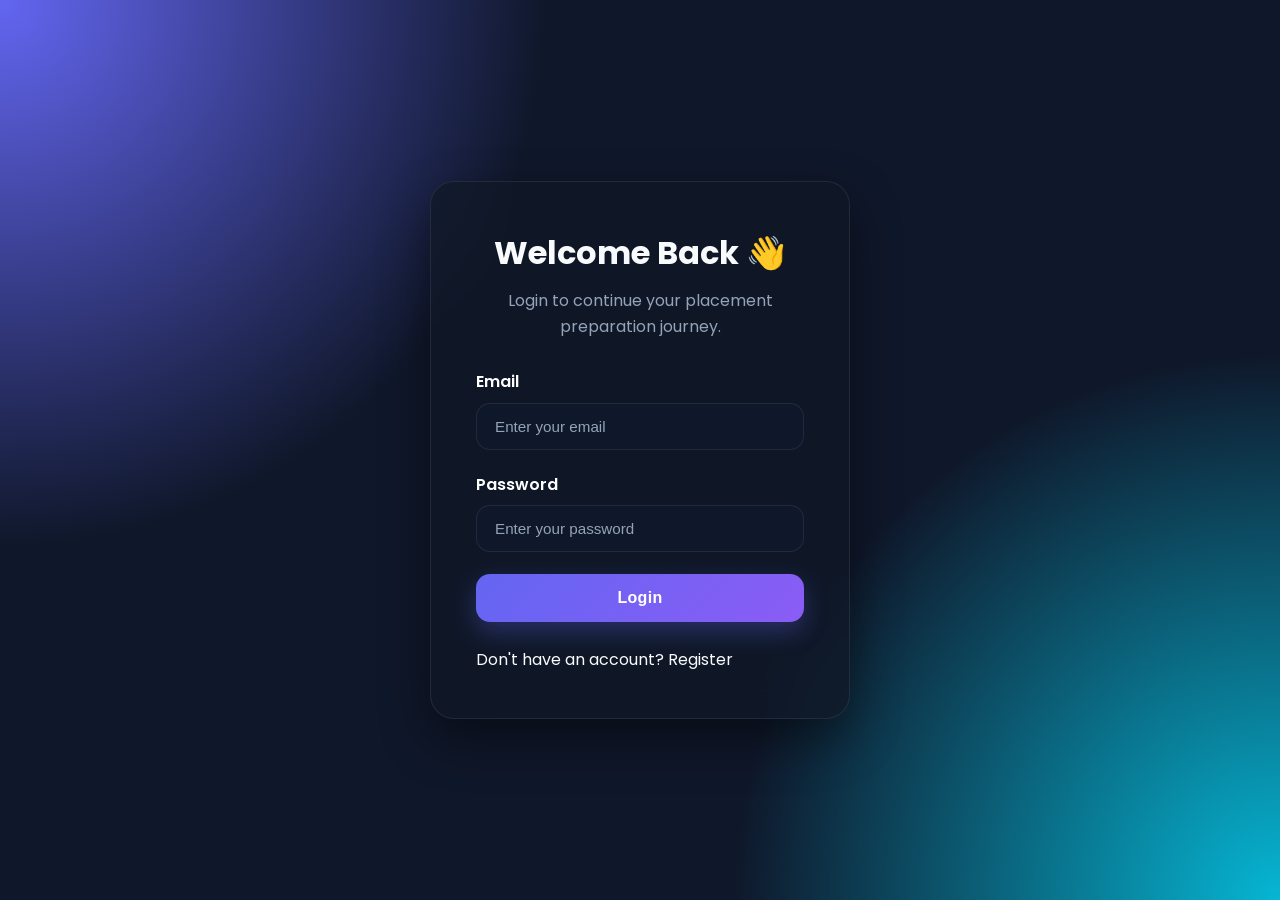
<file: frontend/pages/mocktest.html>
<!DOCTYPE html>
<html lang="en">
<head>
<meta charset="UTF-8">
<meta name="viewport" content="width=device-width, initial-scale=1.0">
<meta name="description" content="Take a timed 30-question placement mock test with real company-level questions. Simulate actual campus placement conditions.">
<title>Mock Test | PlacePrep</title>
<link rel="stylesheet" href="../css/style.css">

<style>
/* ===== MOCK TEST SPECIFIC STYLES ===== */

.intro-card {
    background: var(--card-bg);
    border: 1px solid var(--border);
    border-radius: var(--radius);
    padding: 3rem 2.5rem;
    text-align: center;
    max-width: 640px;
    margin: 0 auto;
}

.intro-card h2 {
    font-size: 1.8rem;
    font-weight: 800;
    margin-bottom: 0.5rem;
}

.intro-card p {
    color: var(--text-muted);
    margin-bottom: 1.5rem;
    font-size: 0.95rem;
}

.intro-rules {
    display: grid;
    grid-template-columns: 1fr 1fr;
    gap: 0.75rem;
    margin: 1.5rem 0 2rem;
    text-align: left;
}

.intro-rules .rule-item {
    display: flex;
    align-items: center;
    gap: 0.5rem;
    font-size: 0.875rem;
    color: var(--text-muted);
    background: var(--dark-3);
    border-radius: var(--radius-sm);
    padding: 0.6rem 0.75rem;
}

/* Test header bar */
.test-header {
    display: flex;
    justify-content: space-between;
    align-items: center;
    background: var(--card-bg);
    border: 1px solid var(--border);
    border-radius: var(--radius);
    padding: 1rem 1.5rem;
    margin-bottom: 1.25rem;
}

.timer-display {
    display: flex;
    align-items: center;
    gap: 0.5rem;
    font-size: 1.4rem;
    font-weight: 800;
    color: var(--danger);
    font-variant-numeric: tabular-nums;
    letter-spacing: 0.04em;
}

.timer-display.warning { color: #f97316; }
.timer-display.ok      { color: var(--success); }

/* Question navigation grid */
.question-panel {
    display: grid;
    grid-template-columns: repeat(auto-fill, minmax(42px, 1fr));
    gap: 0.5rem;
    margin-bottom: 1.5rem;
}

.question-box {
    aspect-ratio: 1;
    display: flex;
    align-items: center;
    justify-content: center;
    border-radius: 8px;
    background: var(--dark-3);
    border: 1px solid var(--border);
    cursor: pointer;
    font-size: 0.8rem;
    font-weight: 600;
    color: var(--text-muted);
    transition: var(--transition);
}

.question-box:hover   { border-color: var(--primary); color: var(--text); }
.question-box.active  { background: var(--primary); color: #fff; border-color: var(--primary); }
.question-box.answered { background: rgba(34,197,94,0.2); border-color: var(--success); color: var(--success); }
.question-box.active.answered { background: var(--success); color: #fff; border-color: var(--success); }

/* Question display card */
.question-card {
    background: var(--card-bg);
    border: 1px solid var(--border);
    border-radius: var(--radius);
    padding: 1.75rem;
}

.question-card .q-meta {
    display: flex;
    gap: 0.5rem;
    margin-bottom: 1rem;
    font-size: 0.8rem;
    align-items: center;
}

.question-card h2 {
    font-size: 1rem;
    font-weight: 600;
    line-height: 1.65;
    margin-bottom: 1.25rem;
}

.option {
    border: 1px solid var(--border);
    border-radius: var(--radius-sm);
    padding: 0.85rem 1rem;
    margin: 0.5rem 0;
    cursor: pointer;
    transition: var(--transition);
    display: flex;
    align-items: center;
    gap: 0.75rem;
    font-size: 0.9rem;
    background: var(--dark-3);
    color: var(--text);
}

.option:hover    { border-color: var(--primary); background: rgba(99,102,241,0.1); }
.option.selected { border-color: var(--primary); background: rgba(99,102,241,0.18); }

.q-nav-buttons {
    display: flex;
    justify-content: space-between;
    align-items: center;
    margin-top: 1.25rem;
    flex-wrap: wrap;
    gap: 0.75rem;
}

#testSection { display: none; }
</style>
</head>

<body>

<!-- NAVBAR -->
<nav class="navbar">
    <div class="navbar-brand">
        <div class="logo-icon">🎯</div>
        PlacePrep
    </div>
    <ul class="navbar-nav">
        <li><a href="dashboard.html" class="nav-link">Dashboard</a></li>
        <li><a href="practice.html"  class="nav-link">Practice</a></li>
        <li><a href="mocktest.html"  class="nav-link active">Mock Test</a></li>
        <li><a href="bookmarks.html" class="nav-link">Bookmarks</a></li>
        <li><a href="analytics.html" class="nav-link">Analytics</a></li>
    </ul>
    <div class="navbar-end" id="navUser"></div>
</nav>

<!-- PAGE WRAPPER -->
<div class="page-wrapper">
    <aside class="sidebar">
        <a class="sidebar-link" href="dashboard.html"><span class="icon">🏠</span>Dashboard</a>
        <a class="sidebar-link" href="practice.html"><span class="icon">📚</span>Practice</a>
        <a class="sidebar-link active" href="mocktest.html"><span class="icon">⏱️</span>Mock Test</a>
        <a class="sidebar-link" href="bookmarks.html"><span class="icon">🔖</span>Bookmarks</a>
        <a class="sidebar-link" href="analytics.html"><span class="icon">📊</span>Analytics</a>
        <a class="sidebar-link" href="profile.html"><span class="icon">👤</span>Profile</a>
        <div style="flex:1"></div>
        <a class="sidebar-link" href="#" onclick="Auth.logout()"><span class="icon">🚪</span>Logout</a>
    </aside>

    <main class="main-content">
        <div class="page-header">
            <h1 class="page-title">⏱️ Mock Test</h1>
            <p class="page-subtitle">Simulate a real campus placement test — 30 questions in 30 minutes.</p>
        </div>

        <!-- ===== INTRO CARD ===== -->
        <div id="introCard" class="intro-card">
            <div style="font-size:3rem; margin-bottom:0.75rem;">🧠</div>
            <h2>Ready to Test Yourself?</h2>
            <p>Complete a 30-question mixed mock test under real placement conditions.</p>

            <div class="intro-rules">
                <div class="rule-item">✅ 30 Mixed Questions</div>
                <div class="rule-item">⏱️ 30-minute timer</div>
                <div class="rule-item">🔀 Random from all categories</div>
                <div class="rule-item">🔄 Navigate freely</div>
                <div class="rule-item">⚡ Auto-submit on timeout</div>
                <div class="rule-item">📊 Instant scorecard</div>
            </div>

            <button id="startBtn" class="btn btn-primary btn-lg" style="padding:0.9rem 2.5rem; font-size:1rem;">
                🚀 Start Mock Test
            </button>
        </div>

        <!-- ===== ACTIVE TEST ===== -->
        <div id="testSection">
            <!-- Top bar: progress + timer + submit -->
            <div class="test-header">
                <div>
                    <div style="font-size:0.8rem; color:var(--text-muted);">Progress</div>
                    <div id="progressText" style="font-weight:700; font-size:0.95rem;">0 / 30 answered</div>
                </div>

                <div class="timer-display" id="timer">30:00</div>

                <button class="btn btn-danger" id="submitBtn" style="padding:0.6rem 1.2rem;">
                    Submit Test
                </button>
            </div>

            <!-- Question navigation grid -->
            <div id="questionPanel" class="question-panel"></div>

            <!-- Question display -->
            <div id="questionCard" class="question-card">
                <div class="q-meta">
                    <span class="badge badge-primary" id="questionNumber">Q1</span>
                    <span class="badge badge-secondary" id="questionCategoryBadge"></span>
                </div>
                <h2 id="questionText"></h2>
                <div id="optionsContainer"></div>
                <div class="q-nav-buttons">
                    <button class="btn btn-secondary" id="prevBtn">← Previous</button>
                    <span style="font-size:0.8rem; color:var(--text-muted);" id="navHint">Select an option and continue</span>
                    <button class="btn btn-primary" id="nextBtn">Next →</button>
                </div>
            </div>
        </div>
    </main>
</div>

<script src="../js/api.js"></script>
<script src="../js/auth.js"></script>
<script>

checkAuthentication();
initNavUser("navUser");

let token           = localStorage.getItem("token");
let testId          = null;
let questions       = [];
let answers         = {};
let currentQuestion = 0;
let timeRemaining   = 1800;
let timerInterval   = null;

// ===== START TEST =====
document.getElementById("startBtn").addEventListener("click", startTest);
document.getElementById("submitBtn").addEventListener("click", () => submitTest(false));
document.getElementById("prevBtn").addEventListener("click", () => { if (currentQuestion > 0) { currentQuestion--; renderQuestion(); renderQuestionPanel(); } });
document.getElementById("nextBtn").addEventListener("click", () => { if (currentQuestion < questions.length - 1) { currentQuestion++; renderQuestion(); renderQuestionPanel(); } });

async function startTest() {
    const btn = document.getElementById("startBtn");
    btn.disabled  = true;
    btn.textContent = "Starting…";

    try {
        const response = await fetch(API_BASE_URL + "/mocktests/start", {
            method: "POST",
            headers: { "Authorization": "Bearer " + token, "Content-Type": "application/json" }
        });

        if (!response.ok) throw new Error("Unable to start test. Make sure the backend is running.");

        const data = await response.json();
        testId        = data.testId;
        questions     = data.questions;
        answers       = {};
        currentQuestion = 0;
        timeRemaining   = data.timeLimit || 1800;

        document.getElementById("introCard").style.display   = "none";
        document.getElementById("testSection").style.display = "block";

        renderQuestionPanel();
        renderQuestion();
        startTimer();
    } catch (e) {
        console.error(e);
        showToast(e.message || "Unable to start test.", "error");
        btn.disabled    = false;
        btn.textContent = "🚀 Start Mock Test";
    }
}

// ===== TIMER =====
function startTimer() {
    updateTimer();
    timerInterval = setInterval(() => {
        timeRemaining--;
        updateTimer();
        if (timeRemaining <= 0) {
            clearInterval(timerInterval);
            showToast("⏱️ Time's up! Auto-submitting your test…", "warning");
            setTimeout(() => submitTest(true), 1200);
        }
    }, 1000);
}

function updateTimer() {
    const mins = Math.floor(timeRemaining / 60);
    const secs = timeRemaining % 60;
    const el   = document.getElementById("timer");
    el.textContent = String(mins).padStart(2,"0") + ":" + String(secs).padStart(2,"0");

    // Color-code the timer
    el.className = "timer-display";
    if (timeRemaining <= 300)      el.classList.add("warning");   // last 5 min
    else if (timeRemaining > 600)  el.classList.add("ok");        // more than 10 min
}

// ===== QUESTION PANEL =====
function renderQuestionPanel() {
    const answered = Object.keys(answers).length;
    const prog = document.getElementById("progressText");
    if (prog) prog.textContent = `${answered} / ${questions.length} answered`;

    let html = "";
    questions.forEach((q, index) => {
        let cls = "question-box";
        if (index === currentQuestion) cls += " active";
        if (answers[q.id])             cls += " answered";
        html += `<div class="${cls}" onclick="jumpQuestion(${index})" title="Q${index+1}">${index + 1}</div>`;
    });
    document.getElementById("questionPanel").innerHTML = html;
}

function jumpQuestion(index) {
    currentQuestion = index;
    renderQuestion();
    renderQuestionPanel();
}

// ===== RENDER QUESTION =====
function renderQuestion() {
    if (!questions.length) return;
    const q = questions[currentQuestion];

    document.getElementById("questionNumber").textContent      = `Q${currentQuestion + 1} of ${questions.length}`;
    document.getElementById("questionCategoryBadge").textContent = q.category ? q.category.replace(/_/g," ") : "";
    document.getElementById("questionText").textContent        = q.questionText;

    let html = "";
    ["A","B","C","D"].forEach(letter => {
        const optionText = q["option" + letter] || "";
        const isSelected = answers[q.id] === letter;
        html += `
        <div class="option${isSelected ? " selected" : ""}" onclick="selectOption('${letter}')">
            <strong>${letter}.</strong>
            <span>${esc(optionText)}</span>
        </div>`;
    });
    document.getElementById("optionsContainer").innerHTML = html;

    // Update nav button states
    document.getElementById("prevBtn").disabled = currentQuestion === 0;
    document.getElementById("nextBtn").disabled = currentQuestion === questions.length - 1;
}

// ===== SELECT OPTION =====
function selectOption(letter) {
    const q = questions[currentQuestion];
    answers[q.id] = letter;
    renderQuestion();
    renderQuestionPanel();
}

// ===== SUBMIT TEST =====
async function submitTest(auto) {
    if (timerInterval) clearInterval(timerInterval);

    if (!auto) {
        const unanswered = questions.length - Object.keys(answers).length;
        if (unanswered > 0) {
            if (!confirm(`You still have ${unanswered} unanswered question${unanswered !== 1 ? "s" : ""}.\nSubmit anyway?`)) {
                // Restart timer
                startTimer();
                return;
            }
        }
    }

    const submitBtn = document.getElementById("submitBtn");
    if (submitBtn) { submitBtn.disabled = true; submitBtn.textContent = "Submitting…"; }

    try {
        const response = await fetch(API_BASE_URL + "/mocktests/submit", {
            method: "POST",
            headers: { "Authorization": "Bearer " + token, "Content-Type": "application/json" },
            body: JSON.stringify({
                testId:    testId,
                answers:   answers,
                timeTaken: 1800 - timeRemaining
            })
        });

        if (!response.ok) throw new Error("Unable to submit test.");

        const result = await response.json();
        showToast("Test submitted! Loading your scorecard…", "success");
        setTimeout(() => {
            window.location.href = "result.html?testId=" + (result.testId || testId);
        }, 800);
    } catch (e) {
        console.error(e);
        showToast(e.message || "Submission failed. Please try again.", "error");
        if (submitBtn) { submitBtn.disabled = false; submitBtn.textContent = "Submit Test"; }
    }
}

// Warn user before leaving during active test
window.addEventListener("beforeunload", (e) => {
    if (testId && timerInterval) {
        e.preventDefault();
        e.returnValue = "";
    }
});
</script>
</body>
</html>
</file>
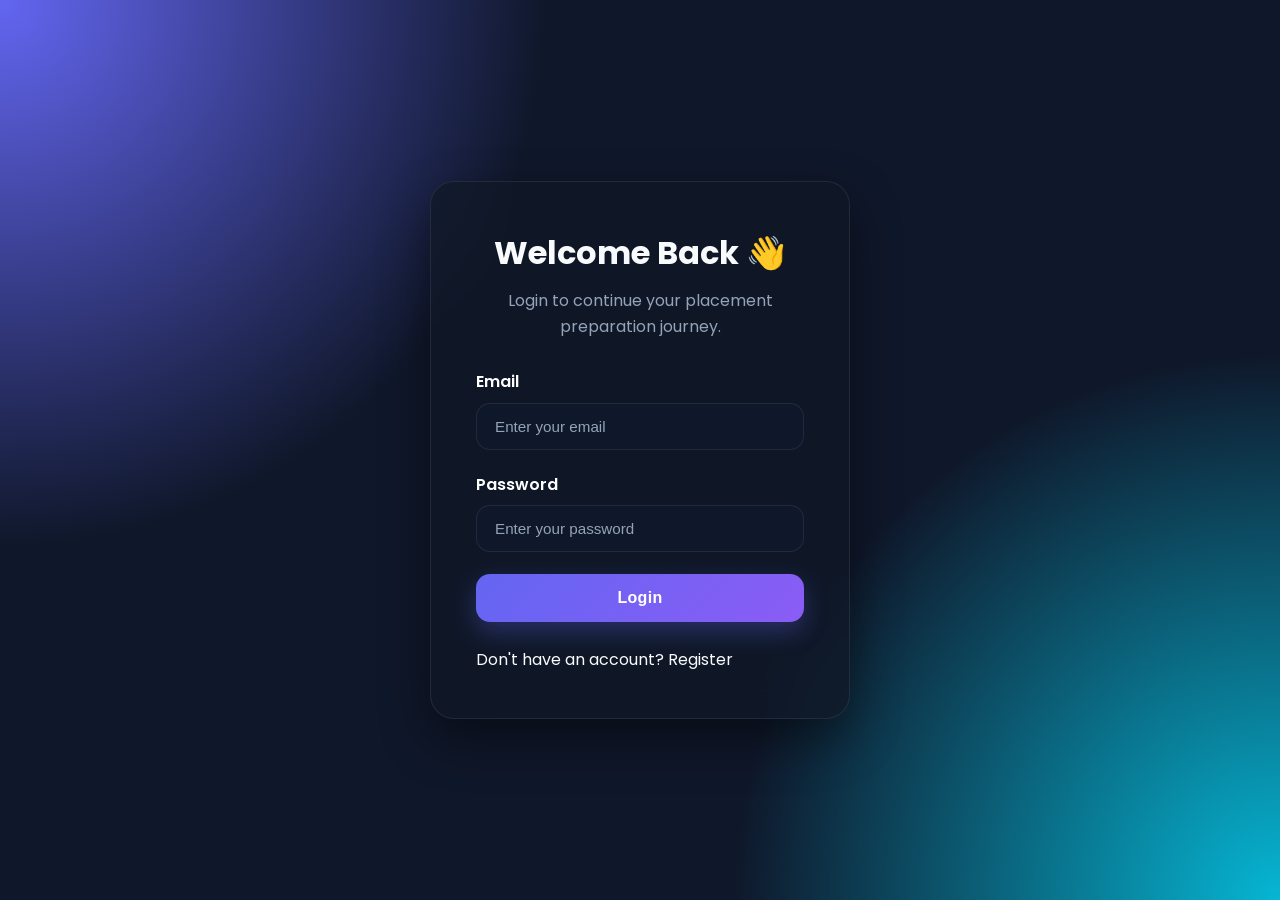
<file: frontend/pages/practice.html>
<!DOCTYPE html>
<html lang="en">
<head>
    <meta charset="UTF-8">
    <meta name="viewport" content="width=device-width, initial-scale=1.0">

    <meta name="description"
          content="Practice placement questions by category — Aptitude, Logical Reasoning, Verbal Ability, Technical, and Coding MCQs.">

    <title>Practice Questions | PlacePrep</title>

    <link rel="stylesheet" href="../css/style.css">

    <style>

        /* =========================================================
           PRACTICE SELECTION SECTION
           ========================================================= */

        .practice-selection-card {
            max-width: 1050px;
            margin: 0 auto 1.5rem auto;
            text-align: center;
            padding: 2.5rem;
            position: relative;
            overflow: hidden;
        }

        .practice-selection-card::before {
            content: "";
            position: absolute;
            width: 220px;
            height: 220px;
            border-radius: 50%;
            background: rgba(99, 102, 241, 0.08);
            top: -120px;
            right: -80px;
            pointer-events: none;
        }

        .practice-selection-card::after {
            content: "";
            position: absolute;
            width: 180px;
            height: 180px;
            border-radius: 50%;
            background: rgba(6, 182, 212, 0.06);
            bottom: -100px;
            left: -70px;
            pointer-events: none;
        }

        .practice-selection-header {
            position: relative;
            z-index: 1;
            margin-bottom: 2rem;
        }

        .practice-selection-icon {
            width: 72px;
            height: 72px;
            margin: 0 auto 1rem auto;
            display: flex;
            align-items: center;
            justify-content: center;
            border-radius: 20px;
            background: linear-gradient(
                135deg,
                rgba(99, 102, 241, 0.25),
                rgba(139, 92, 246, 0.18)
            );
            border: 1px solid rgba(139, 92, 246, 0.25);
            font-size: 2.2rem;
            box-shadow: 0 12px 35px rgba(99, 102, 241, 0.15);
        }

        .practice-selection-header h2 {
            font-size: 1.65rem;
            font-weight: 800;
            margin-bottom: 0.5rem;
        }

        .practice-selection-header p {
            color: var(--text-muted);
            font-size: 0.95rem;
            max-width: 620px;
            margin: 0 auto;
            line-height: 1.6;
        }


        /* =========================================================
           CATEGORY CARDS
           ========================================================= */

        .practice-category-grid {
            position: relative;
            z-index: 1;

            display: grid;
            grid-template-columns: repeat(5, 1fr);
            gap: 0.85rem;

            margin-bottom: 2rem;
        }

        .practice-category {
            border: 1px solid var(--border);
            background: rgba(255, 255, 255, 0.025);
            border-radius: 14px;
            padding: 1rem 0.7rem;

            cursor: pointer;

            transition:
                transform 0.25s ease,
                border-color 0.25s ease,
                background 0.25s ease,
                box-shadow 0.25s ease;
        }

        .practice-category:hover {
            transform: translateY(-4px);
            border-color: var(--primary);
            background: rgba(99, 102, 241, 0.08);
            box-shadow: 0 10px 25px rgba(99, 102, 241, 0.12);
        }

        .practice-category.active {
            border-color: var(--primary-light);
            background: rgba(99, 102, 241, 0.13);
            box-shadow:
                0 0 0 1px rgba(99, 102, 241, 0.15),
                0 10px 30px rgba(99, 102, 241, 0.14);
        }

        .practice-category-icon {
            font-size: 1.8rem;
            margin-bottom: 0.55rem;
        }

        .practice-category-title {
            font-size: 0.82rem;
            font-weight: 700;
            line-height: 1.25;
        }

        .practice-category-subtitle {
            color: var(--text-muted);
            font-size: 0.68rem;
            margin-top: 0.3rem;
            line-height: 1.3;
        }


        /* =========================================================
           SELECT + START BUTTON
           ========================================================= */

        .practice-form {
            position: relative;
            z-index: 1;

            display: flex;
            flex-direction: column;
            align-items: center;
            justify-content: center;

            gap: 1rem;
        }

        .practice-form > div {
            width: 100%;
            max-width: 300px;
        }

        .practice-form label {
            font-size: 0.82rem;
            color: var(--text-muted);
            margin-bottom: 0.4rem;
            display: block;
            text-align: left;
        }

        .practice-form select {
            width: 100%;
            min-width: 0;
        }

        .start-btn {
            white-space: nowrap;
            min-width: 210px;
            padding: 0.9rem 1.5rem;
            font-size: 0.95rem;
        }


        /* =========================================================
           PREPARATION TIP
           ========================================================= */

        .practice-tip {
            position: relative;
            z-index: 1;

            margin: 1.75rem auto 0 auto;
            max-width: 650px;

            display: flex;
            align-items: center;
            justify-content: center;
            gap: 0.6rem;

            color: var(--text-muted);
            font-size: 0.78rem;

            padding-top: 1.2rem;
            border-top: 1px solid var(--border);
        }

        .practice-tip strong {
            color: var(--text);
        }


        /* =========================================================
           EXISTING PRACTICE STYLES
           ========================================================= */

        .practice-card {
            background: var(--card-bg);
            border: 1px solid var(--border);
            border-radius: var(--radius);
            padding: 2rem;
            margin-bottom: 1.5rem;
        }

        .practice-header {
            display: flex;
            justify-content: space-between;
            align-items: center;
            margin-bottom: 1.5rem;
            gap: 1rem;
        }

        .practice-header h2 {
            font-size: 1.2rem;
            font-weight: 700;
        }

        .practice-header p {
            color: var(--text-muted);
            font-size: 0.875rem;
            margin-top: 0.25rem;
        }

        .practice-icon {
            font-size: 2.5rem;
        }

        .question-title {
            font-size: 1.05rem;
            line-height: 1.6;
            margin: 1.25rem 0;
        }

        .option {
            border: 1px solid var(--border);
            border-radius: var(--radius-sm);
            padding: 0.85rem 1rem;
            margin: 0.5rem 0;
            cursor: pointer;
            transition: var(--transition);
            display: flex;
            align-items: center;
            gap: 0.75rem;
            font-size: 0.9rem;
        }

        .option:hover {
            border-color: var(--primary);
            background: rgba(99,102,241,0.06);
        }

        .option.selected {
            border-color: var(--primary);
            background: rgba(99,102,241,0.14);
        }

        .option.correct {
            border-color: var(--success);
            background: rgba(34,197,94,0.12);
        }

        .option.wrong {
            border-color: var(--danger);
            background: rgba(239,68,68,0.10);
        }

        #questionCard .card-header {
            margin-bottom: 0.5rem;
        }

        .result-summary {
            text-align: center;
            padding: 2rem;
        }


        /* =========================================================
           RESPONSIVE
           ========================================================= */

        @media (max-width: 1000px) {

            .practice-category-grid {
                grid-template-columns: repeat(3, 1fr);
            }

        }

        @media (max-width: 650px) {

            .practice-selection-card {
                padding: 1.5rem;
            }

            .practice-category-grid {
                grid-template-columns: repeat(2, 1fr);
            }

            .practice-selection-header h2 {
                font-size: 1.35rem;
            }

        }

        @media (max-width: 420px) {

            .practice-category-grid {
                grid-template-columns: 1fr;
            }

        }

    </style>
</head>

<body>

<!-- =========================================================
     NAVBAR
     ========================================================= -->

<nav class="navbar">

    <div class="navbar-brand">
        <div class="logo-icon">🎯</div>
        PlacePrep
    </div>

    <ul class="navbar-nav">

        <li>
            <a href="dashboard.html" class="nav-link">
                Dashboard
            </a>
        </li>

        <li>
            <a href="practice.html" class="nav-link active">
                Practice
            </a>
        </li>

        <li>
            <a href="mocktest.html" class="nav-link">
                Mock Test
            </a>
        </li>

        <li>
            <a href="bookmarks.html" class="nav-link">
                Bookmarks
            </a>
        </li>

        <li>
            <a href="analytics.html" class="nav-link">
                Analytics
            </a>
        </li>

    </ul>

    <div class="navbar-end" id="navUser"></div>

</nav>


<!-- =========================================================
     PAGE WRAPPER
     ========================================================= -->

<div class="page-wrapper">

    <!-- SIDEBAR -->

    <aside class="sidebar">

        <a class="sidebar-link"
           href="dashboard.html">
            <span class="icon">🏠</span>
            Dashboard
        </a>

        <a class="sidebar-link active"
           href="practice.html">
            <span class="icon">📚</span>
            Practice
        </a>

        <a class="sidebar-link"
           href="mocktest.html">
            <span class="icon">⏱️</span>
            Mock Test
        </a>

        <a class="sidebar-link"
           href="bookmarks.html">
            <span class="icon">🔖</span>
            Bookmarks
        </a>

        <a class="sidebar-link"
           href="analytics.html">
            <span class="icon">📊</span>
            Analytics
        </a>

        <a class="sidebar-link"
           href="profile.html">
            <span class="icon">👤</span>
            Profile
        </a>

        <div style="flex:1"></div>

        <a class="sidebar-link"
           href="#"
           onclick="Auth.logout()">
            <span class="icon">🚪</span>
            Logout
        </a>

    </aside>


    <!-- =====================================================
         MAIN CONTENT
         ===================================================== -->

    <main class="main-content">

        <!-- PAGE HEADER -->

        <div class="page-header">

            <h1 class="page-title">
                📖 Practice Questions
            </h1>

            <p class="page-subtitle">
                Strengthen your preparation by practicing
                company-level questions from different categories.
            </p>

        </div>


        <!-- =================================================
             CATEGORY SELECTOR
             ================================================= -->

        <div class="practice-card practice-selection-card"
             id="selectCard">


            <!-- HEADER -->

            <div class="practice-selection-header">

                <div class="practice-selection-icon">
                    🎯
                </div>

                <h2>
                    Choose Your Preparation Path
                </h2>

                <p>
                    Select a category and sharpen the skills
                    you need to crack your placement interviews.
                </p>

            </div>


            <!-- =================================================
                 CATEGORY QUICK SELECT
                 ================================================= -->

            <div class="practice-category-grid">


                <div class="practice-category"
                     data-category="APTITUDE">

                    <div class="practice-category-icon">
                        🧮
                    </div>

                    <div class="practice-category-title">
                        Aptitude
                    </div>

                    <div class="practice-category-subtitle">
                        Numbers & Logic
                    </div>

                </div>


                <div class="practice-category"
                     data-category="LOGICAL_REASONING">

                    <div class="practice-category-icon">
                        🧩
                    </div>

                    <div class="practice-category-title">
                        Logical Reasoning
                    </div>

                    <div class="practice-category-subtitle">
                        Patterns & Problems
                    </div>

                </div>


                <div class="practice-category"
                     data-category="VERBAL_ABILITY">

                    <div class="practice-category-icon">
                        📝
                    </div>

                    <div class="practice-category-title">
                        Verbal Ability
                    </div>

                    <div class="practice-category-subtitle">
                        Grammar & Vocabulary
                    </div>

                </div>


                <div class="practice-category"
                     data-category="TECHNICAL">

                    <div class="practice-category-icon">
                        💻
                    </div>

                    <div class="practice-category-title">
                        Technical MCQs
                    </div>

                    <div class="practice-category-subtitle">
                        CS Core Concepts
                    </div>

                </div>


                <div class="practice-category"
                     data-category="CODING">

                    <div class="practice-category-icon">
                        ⌨️
                    </div>

                    <div class="practice-category-title">
                        Coding
                    </div>

                    <div class="practice-category-subtitle">
                        Algorithms & Logic
                    </div>

                </div>


            </div>


            <!-- =================================================
                 EXISTING SELECT + START BUTTON
                 ================================================= -->

            <div class="practice-form">

                <div>

                    <label for="categorySelect">
                        Category
                    </label>

                    <select id="categorySelect"
                            class="form-control">

                        <option value="">
                            — Choose Category —
                        </option>

                        <option value="APTITUDE">
                            🧮 Aptitude
                        </option>

                        <option value="LOGICAL_REASONING">
                            🧩 Logical Reasoning
                        </option>

                        <option value="VERBAL_ABILITY">
                            📝 Verbal Ability
                        </option>

                        <option value="TECHNICAL">
                            💻 Technical MCQs
                        </option>

                        <option value="CODING">
                            ⌨️ Coding
                        </option>

                    </select>

                </div>


                <button id="startPracticeBtn"
                        class="btn btn-primary start-btn"
                        onclick="startPractice()">

                    🚀 Start Practice

                </button>

            </div>


            <!-- TIP -->

            <div class="practice-tip">

                <span>💡</span>

                <span>
                    <strong>Preparation tip:</strong>
                    Practice consistently instead of cramming before placement tests.
                </span>

            </div>

        </div>


        <!-- =================================================
             QUESTION CARD
             ================================================= -->

        <div id="questionCard"
             class="card mt-4"
             style="display:none;">

            <div class="card-header">

                <span class="card-title"
                      id="questionNumber">

                    Question 1

                </span>

                <span class="badge badge-primary"
                      id="questionCategory">

                    Practice

                </span>

            </div>


            <h2 id="questionText"
                class="question-title">
            </h2>


            <div id="option-A"
                 class="option"
                 onclick="selectOption('A')">

                <strong>A.</strong>
                <span id="optionA"></span>

            </div>


            <div id="option-B"
                 class="option"
                 onclick="selectOption('B')">

                <strong>B.</strong>
                <span id="optionB"></span>

            </div>


            <div id="option-C"
                 class="option"
                 onclick="selectOption('C')">

                <strong>C.</strong>
                <span id="optionC"></span>

            </div>


            <div id="option-D"
                 class="option"
                 onclick="selectOption('D')">

                <strong>D.</strong>
                <span id="optionD"></span>

            </div>


            <div style="
                display:flex;
                gap:0.75rem;
                flex-wrap:wrap;
                margin-top:1.5rem;
            ">

                <button class="btn btn-success"
                        onclick="submitAnswer()">

                    ✔ Submit Answer

                </button>


                <button class="btn btn-secondary"
                        onclick="bookmarkQuestion()">

                    🔖 Bookmark

                </button>


                <button class="btn btn-primary"
                        onclick="nextQuestion()">

                    Next →

                </button>

            </div>


            <div id="explanation"
                 style="display:none; margin-top:1rem;">
            </div>

        </div>


        <!-- =================================================
             RESULT CARD
             ================================================= -->

        <div id="resultCard"
             class="card mt-4"
             style="display:none;">

            <div class="result-summary">

                <div style="
                    font-size:3.5rem;
                    margin-bottom:0.5rem;
                ">
                    🎉
                </div>


                <h2 style="
                    font-size:1.4rem;
                    font-weight:700;
                    margin-bottom:0.5rem;
                ">
                    Practice Completed!
                </h2>


                <div id="finalScore"></div>


                <div style="
                    display:flex;
                    gap:0.75rem;
                    justify-content:center;
                    margin-top:1.5rem;
                    flex-wrap:wrap;
                ">

                    <button class="btn btn-primary btn-lg"
                            onclick="restartPractice()">

                        🔄 Practice Again

                    </button>


                    <a href="dashboard.html"
                       class="btn btn-secondary btn-lg">

                        🏠 Dashboard

                    </a>


                    <a href="analytics.html"
                       class="btn btn-outline"
                       style="padding:0.75rem 1.5rem;">

                        📊 View Analytics

                    </a>

                </div>

            </div>

        </div>

    </main>

</div>


<!-- =========================================================
     JAVASCRIPT
     ========================================================= -->

<script src="../js/api.js"></script>
<script src="../js/auth.js"></script>
<script src="../js/practice.js"></script>


<!-- =========================================================
     CATEGORY CARD INTERACTION
     ========================================================= -->

<script>

document.addEventListener("DOMContentLoaded", () => {

    const categoryCards =
        document.querySelectorAll(".practice-category");

    const categorySelect =
        document.getElementById("categorySelect");


    categoryCards.forEach(card => {

        card.addEventListener("click", () => {

            const category =
                card.dataset.category;

            /*
             * Select the same value
             * in the existing dropdown.
             */
            categorySelect.value = category;


            /*
             * Highlight selected category.
             */
            categoryCards.forEach(c =>
                c.classList.remove("active")
            );

            card.classList.add("active");

        });

    });


    /*
     * If the user uses the dropdown,
     * update the category card highlight.
     */
    categorySelect.addEventListener("change", () => {

        const selected =
            categorySelect.value;

        categoryCards.forEach(card => {

            card.classList.toggle(
                "active",
                card.dataset.category === selected
            );

        });

    });

});

</script>

</body>
</html>
</file>
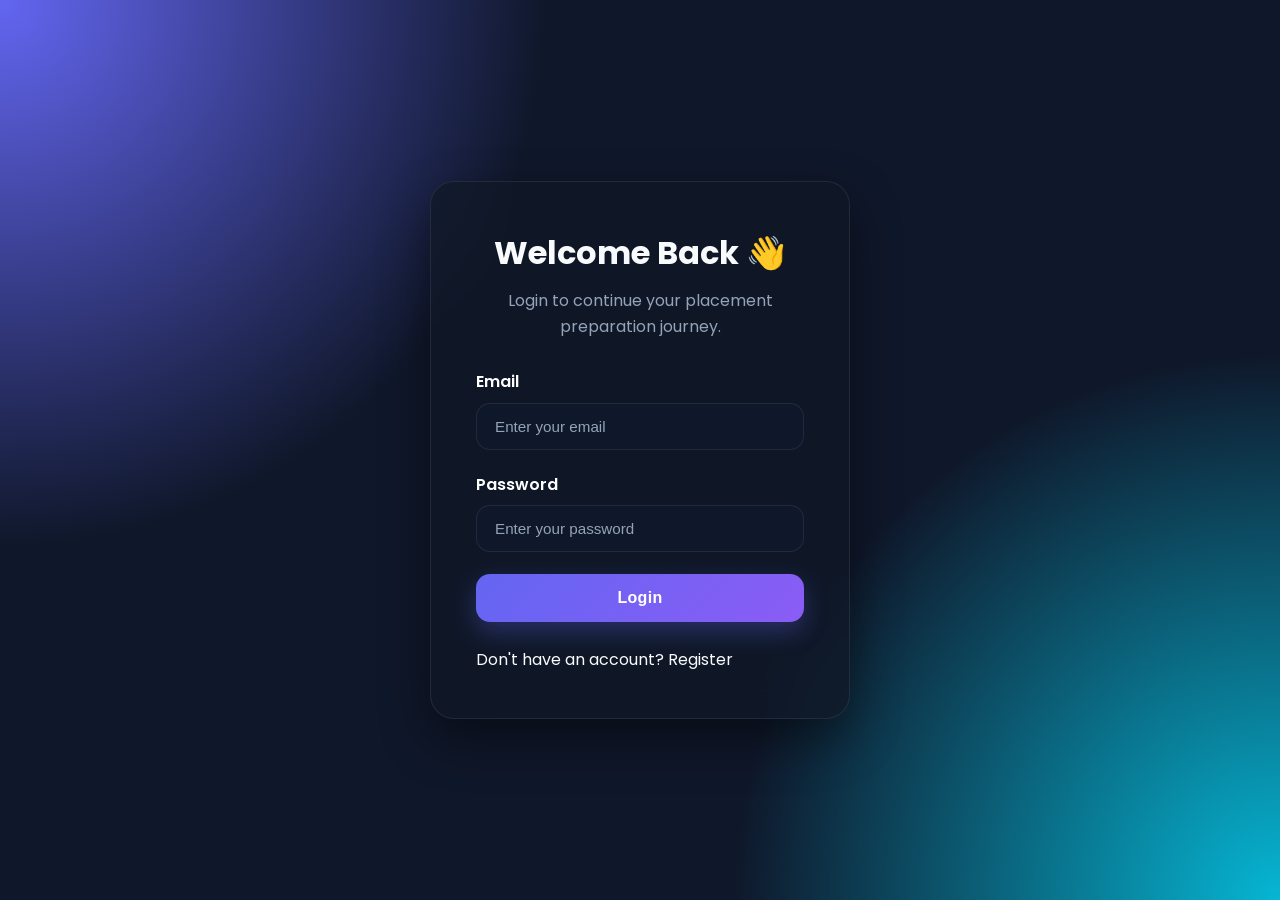
<file: frontend/pages/profile.html>
<!DOCTYPE html>
<html lang="en">
<head>
  <meta charset="UTF-8">
  <meta name="viewport" content="width=device-width, initial-scale=1.0">
  <title>Profile — PlacePrep</title>
  <link rel="stylesheet" href="../css/style.css">
  <style>
  /* =========================
     PROFILE PAGE
     ========================= */

  .profile-grid {
    display: grid;
    grid-template-columns: 270px minmax(0, 680px);
    gap: 1.75rem;
    align-items: start;
    max-width: 1000px;
    margin: 0 auto;
  }

  /* Profile summary card */
  .profile-card {
    text-align: center;
    padding: 1.75rem;
  }

  .avatar {
    width: 82px;
    height: 82px;
    border-radius: 50%;
    background: linear-gradient(135deg, var(--primary), var(--secondary));
    display: flex;
    align-items: center;
    justify-content: center;
    font-size: 1.8rem;
    font-weight: 700;
    color: #fff;
    margin: 0 auto 1rem;
    box-shadow: 0 8px 25px rgba(99, 102, 241, 0.25);
  }

  .profile-card h3 {
    font-size: 1.05rem;
    margin-bottom: 0.35rem;
    word-break: break-word;
  }

  .profile-card .text-muted {
    word-break: break-word;
    line-height: 1.4;
  }

  .profile-card .usn-badge {
    margin-top: 0.75rem;
  }

  .info-row {
    display: flex;
    justify-content: space-between;
    align-items: center;
    gap: 1rem;
    padding: 0.7rem 0;
    border-bottom: 1px solid var(--border);
    font-size: 0.84rem;
  }

  .info-row:last-child {
    border-bottom: none;
  }

  .info-row span:first-child {
    color: var(--text-muted);
  }

  .info-row span:last-child {
    font-weight: 600;
    text-align: right;
  }

  /* Profile settings card */
  .profile-settings-card {
    padding: 1.5rem 1.75rem;
  }

  .tab-buttons {
    display: flex;
    gap: 0.5rem;
    margin-bottom: 1.25rem;
    padding-bottom: 0.9rem;
    border-bottom: 1px solid var(--border);
  }

  .tab-btn {
    padding: 0.55rem 1rem;
    border-radius: var(--radius-sm);
    cursor: pointer;
    background: transparent;
    color: var(--text-muted);
    font-size: 0.84rem;
    font-weight: 600;
    border: 1px solid transparent;
    transition: var(--transition);
  }

  .tab-btn:hover {
    color: var(--text);
    background: var(--dark-3);
  }

  .tab-btn.active {
    background: var(--primary);
    color: #fff;
  }

  .tab-content {
    display: none;
  }

  .tab-content.active {
    display: block;
  }

  /* Form */
  .profile-settings-card .form-group {
    margin-bottom: 1rem;
  }

  .profile-settings-card .form-label {
    display: block;
    margin-bottom: 0.4rem;
    font-size: 0.82rem;
    font-weight: 600;
  }

  .profile-settings-card .form-control {
    height: 44px;
    font-size: 0.88rem;
    border-radius: 8px;
  }

  .profile-settings-card input:disabled {
    opacity: 0.65;
    cursor: not-allowed;
  }

  .profile-settings-card .form-error {
    margin-top: 0.35rem;
    font-size: 0.75rem;
  }

  .profile-settings-card .btn {
    margin-top: 0.25rem;
    padding: 0.65rem 1.1rem;
    font-size: 0.84rem;
  }

  /* Alerts */
  #infoAlert,
  #passAlert {
    margin-bottom: 0.9rem;
  }

  /* Page header */
  .main-content .page-header {
    margin-bottom: 1.5rem;
  }

  /* Mobile */
  @media (max-width: 900px) {
    .profile-grid {
      grid-template-columns: 1fr;
      max-width: 680px;
    }

    .profile-card {
      width: 100%;
    }
  }

  @media (max-width: 600px) {
    .profile-settings-card {
      padding: 1.25rem;
    }

    .tab-buttons {
      flex-direction: column;
    }

    .tab-btn {
      width: 100%;
      text-align: center;
    }
  }
</style>
</head>
<body>

<nav class="navbar">
  <div class="navbar-brand"><div class="logo-icon">🎯</div>PlacePrep</div>
  <ul class="navbar-nav">
    <li><a href="dashboard.html" class="nav-link">Dashboard</a></li>
    <li><a href="practice.html"  class="nav-link">Practice</a></li>
    <li><a href="mocktest.html"  class="nav-link">Mock Test</a></li>
    <li><a href="bookmarks.html" class="nav-link">Bookmarks</a></li>
    <li><a href="analytics.html" class="nav-link">Analytics</a></li>
  </ul>
  <div class="navbar-end" id="navUser"></div>
</nav>

<div class="page-wrapper">
  <aside class="sidebar">
    <a class="sidebar-link" href="dashboard.html"><span class="icon">🏠</span>Dashboard</a>
    <a class="sidebar-link" href="practice.html"><span class="icon">📚</span>Practice</a>
    <a class="sidebar-link" href="mocktest.html"><span class="icon">⏱️</span>Mock Test</a>
    <a class="sidebar-link" href="bookmarks.html"><span class="icon">🔖</span>Bookmarks</a>
    <a class="sidebar-link" href="analytics.html"><span class="icon">📊</span>Analytics</a>
    <a class="sidebar-link active" href="profile.html"><span class="icon">👤</span>Profile</a>
    <div style="flex:1"></div>
    <a class="sidebar-link" href="#" onclick="Auth.logout()"><span class="icon">🚪</span>Logout</a>
  </aside>

  <main class="main-content">
    <div class="page-header">
      <h1 class="page-title">My Profile</h1>
      <p class="page-subtitle">Manage your account details and security</p>
    </div>

    <div class="profile-grid">
      <div class="card profile-card">
        <div class="avatar" id="avatarInitial">?</div>
        <h3 id="pName">—</h3>
        <p class="text-muted" style="font-size:0.85rem" id="pEmail">—</p>
        <div class="usn-badge"><span class="badge badge-primary" id="pUsn">—</span></div>
        <div class="mt-3" style="text-align:left">
          <div class="info-row"><span>Role</span><span id="pRole">Student</span></div>
          <div class="info-row"><span>Member Since</span><span id="pSince">—</span></div>
        </div>
      </div>

      <div class="card">
        <div class="tab-buttons">
          <button class="tab-btn active" onclick="switchTab('info')">Edit Profile</button>
          <button class="tab-btn" onclick="switchTab('password')">Change Password</button>
        </div>

        <div class="tab-content active" id="tab-info">
          <div id="infoAlert"></div>
          <form id="infoForm">
            <div class="form-group">
              <label class="form-label">Full Name</label>
              <input type="text" id="editName" class="form-control" required>
            </div>
            <div class="form-group">
              <label class="form-label">Email Address</label>
              <input type="email" id="editEmail" class="form-control" required disabled>
              <div class="form-error" style="color:var(--text-muted)">Email cannot be changed</div>
            </div>
            <div class="form-group">
              <label class="form-label">USN</label>
              <input type="text" id="editUsn" class="form-control" disabled>
            </div>
            <button type="submit" class="btn btn-primary">Save Changes</button>
          </form>
        </div>

        <div class="tab-content" id="tab-password">
          <div id="passAlert"></div>
          <form id="passwordForm">
            <div class="form-group">
              <label class="form-label">Current Password</label>
              <input type="password" id="currentPassword" class="form-control" required>
            </div>
            <div class="form-group">
              <label class="form-label">New Password</label>
              <input type="password" id="newPassword" class="form-control" required minlength="6">
            </div>
            <div class="form-group">
              <label class="form-label">Confirm New Password</label>
              <input type="password" id="confirmNewPassword" class="form-control" required>
            </div>
            <button type="submit" class="btn btn-primary">Update Password</button>
          </form>
        </div>
      </div>
    </div>
  </main>
</div>

<script src="../js/api.js"></script>
<script>
  if (!requireAuth()) throw '';
  initNavUser('navUser');

  const user = Auth.getUser();

  function loadProfile() {
    if (!user) return;
    const initial = (user.name || "S").charAt(0).toUpperCase();
    document.getElementById('avatarInitial').textContent = initial;
    document.getElementById('pName').textContent  = user.name  || '—';
    document.getElementById('pEmail').textContent = user.email || '—';
    document.getElementById('pUsn').textContent   = user.usn   || '—';
    document.getElementById('pRole').textContent  = user.role  || 'STUDENT';
    document.getElementById('pSince').textContent = 'Active member';

    document.getElementById('editName').value  = user.name  || '';
    document.getElementById('editEmail').value = user.email || '';
    document.getElementById('editUsn').value   = user.usn   || '';
  }

  function switchTab(tab) {
    document.querySelectorAll('.tab-btn').forEach(b => b.classList.remove('active'));
    document.querySelectorAll('.tab-content').forEach(c => c.classList.remove('active'));
    document.querySelector(`.tab-btn[onclick="switchTab('${tab}')"]`).classList.add('active');
    document.getElementById('tab-' + tab).classList.add('active');
  }

  // ---- Profile info update ----
  document.getElementById('infoForm').addEventListener('submit', async (e) => {
    e.preventDefault();
    const alertEl = document.getElementById('infoAlert');
    const newName = document.getElementById('editName').value.trim();
    const btn = e.target.querySelector('button[type="submit"]');

    if (!newName) {
      alertEl.innerHTML = '<div class="alert alert-danger">Name cannot be empty.</div>';
      return;
    }

    btn.disabled = true;
    btn.textContent = 'Saving…';

    try {
      await apiFetch('/users/profile', {
        method: 'PUT',
        body: JSON.stringify({ name: newName })
      });
      user.name = newName;
      localStorage.setItem('user', JSON.stringify(user));
      alertEl.innerHTML = '<div class="alert alert-success">✅ Profile updated successfully!</div>';
      loadProfile();
      initNavUser('navUser');
      showToast('Profile updated!', 'success');
    } catch (err) {
      // Fallback: update locally if backend endpoint not available
      user.name = newName;
      localStorage.setItem('user', JSON.stringify(user));
      alertEl.innerHTML = '<div class="alert alert-success">✅ Profile updated locally.</div>';
      loadProfile();
      showToast('Profile updated locally.', 'info');
    } finally {
      btn.disabled = false;
      btn.textContent = 'Save Changes';
    }
  });

  // ---- Password change (calls real backend endpoint) ----
  document.getElementById('passwordForm').addEventListener('submit', async (e) => {
    e.preventDefault();
    const alertEl = document.getElementById('passAlert');
    const currentPass = document.getElementById('currentPassword').value;
    const newPass     = document.getElementById('newPassword').value;
    const confPass    = document.getElementById('confirmNewPassword').value;
    const btn = e.target.querySelector('button[type="submit"]');

    alertEl.innerHTML = '';

    if (newPass !== confPass) {
      alertEl.innerHTML = '<div class="alert alert-danger">❌ New passwords do not match.</div>';
      return;
    }

    if (newPass.length < 6) {
      alertEl.innerHTML = '<div class="alert alert-danger">❌ Password must be at least 6 characters.</div>';
      return;
    }

    btn.disabled    = true;
    btn.textContent = 'Updating…';

    try {
      await apiFetch('/users/change-password', {
        method: 'PUT',
        body: JSON.stringify({
          currentPassword: currentPass,
          newPassword:     newPass,
          confirmPassword: confPass
        })
      });
      alertEl.innerHTML = '<div class="alert alert-success">✅ Password updated successfully! Please login again.</div>';
      showToast('Password changed successfully!', 'success');
      e.target.reset();
      // Auto-logout after password change for security
      setTimeout(() => Auth.logout(), 2500);
    } catch (err) {
      const msg = err.message || 'Failed to change password. Check your current password.';
      alertEl.innerHTML = `<div class="alert alert-danger">❌ ${msg}</div>`;
      showToast(msg, 'error');
    } finally {
      btn.disabled    = false;
      btn.textContent = 'Update Password';
    }
  });

  loadProfile();
</script>
</body>
</html>
</file>
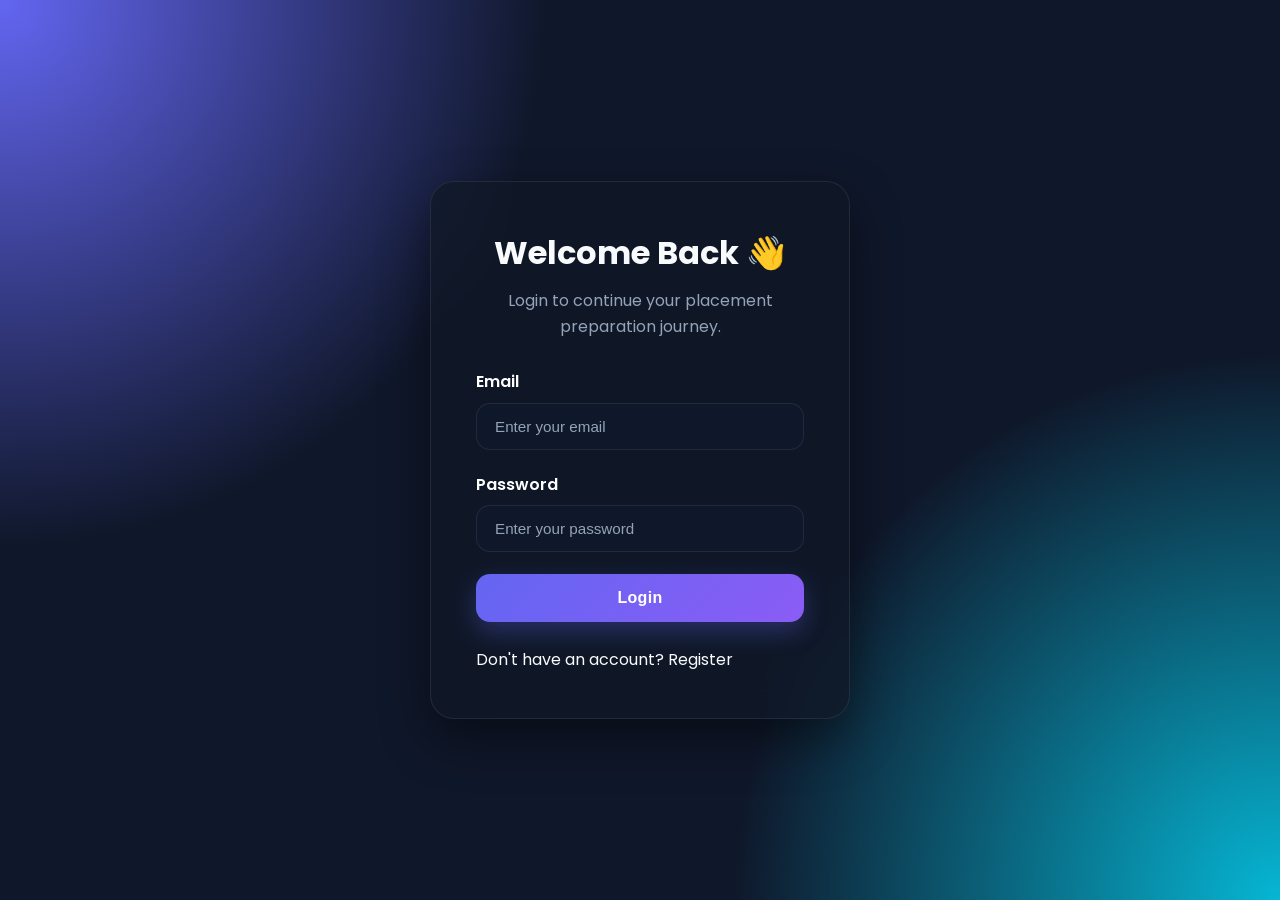
<file: frontend/pages/question-management.html>
<!DOCTYPE html>
<html lang="en">
<head>
  <meta charset="UTF-8">
  <meta name="viewport" content="width=device-width, initial-scale=1.0">
  <title>Question Management — PlacePrep</title>
  <link rel="stylesheet" href="../css/style.css">
  <style>
    .admin-badge {
      background: linear-gradient(135deg, var(--danger), #f97316);
      color: #fff; font-size: 0.7rem; font-weight: 700;
      padding: 0.2rem 0.6rem; border-radius: 999px; margin-left: 0.5rem;
    }
    .toolbar { display: flex; gap: 0.75rem; flex-wrap: wrap; margin-bottom: 1.5rem; align-items: center; }
    .toolbar input, .toolbar select { min-width: 160px; }
    .toolbar .grow { flex: 1; min-width: 220px; }
    .q-text-cell { max-width: 360px; }
    .q-text-cell .truncated {
      display: block; overflow: hidden; text-overflow: ellipsis;
      white-space: nowrap; max-width: 360px;
    }
    .action-icons { display: flex; gap: 0.5rem; }
    .icon-btn {
      background: none; border: none; cursor: pointer; font-size: 1rem;
      color: var(--text-muted); padding: 0.2rem; transition: var(--transition);
    }
    .icon-btn:hover { color: var(--primary-light); }
    .icon-btn.danger:hover { color: var(--danger); }
    .modal textarea { min-height: 80px; }
  </style>
</head>
<body>

<nav class="navbar">
  <div class="navbar-brand">
    <div class="logo-icon">🎯</div>
    PlacePrep <span class="admin-badge">ADMIN</span>
  </div>
  <ul class="navbar-nav">
    <li><a href="admin-dashboard.html" class="nav-link">Dashboard</a></li>
    <li><a href="question-management.html" class="nav-link active">Questions</a></li>
  </ul>
  <div class="navbar-end" id="navUser"></div>
</nav>

<div class="page-wrapper">
  <aside class="sidebar">
    <a class="sidebar-link" href="admin-dashboard.html"><span class="icon">🏠</span>Dashboard</a>
    <a class="sidebar-link active" href="question-management.html"><span class="icon">📝</span>Questions</a>
    <div style="flex:1"></div>
    <a class="sidebar-link" href="#" onclick="Auth.logout()"><span class="icon">🚪</span>Logout</a>
  </aside>

  <main class="main-content">
    <div class="page-header" style="display:flex; justify-content:space-between; align-items:flex-start; flex-wrap:wrap; gap:1rem">
      <div>
        <h1 class="page-title">Question Management</h1>
        <p class="page-subtitle">Add, edit, search, and delete practice questions</p>
      </div>
      <button class="btn btn-primary" onclick="openModal()">➕ Add Question</button>
    </div>

    <div class="toolbar">
      <input type="text" id="searchInput" class="form-control grow" placeholder="Search questions by keyword…">
      <select id="filterCategory" class="form-control">
        <option value="">All Categories</option>
        <option value="APTITUDE">Aptitude</option>
        <option value="LOGICAL_REASONING">Logical Reasoning</option>
        <option value="VERBAL_ABILITY">Verbal Ability</option>
        <option value="TECHNICAL">Technical</option>
        <option value="CODING">Coding</option>
      </select>
      <button class="btn btn-secondary" onclick="loadQuestions()">Filter</button>
    </div>

    <div class="card">
      <div class="table-wrap">
        <table>
          <thead>
            <tr>
              <th>Question</th>
              <th>Category</th>
              <th>Company</th>
              <th>Difficulty</th>
              <th>Actions</th>
            </tr>
          </thead>
          <tbody id="questionsTable">
            <tr><td colspan="5" class="text-center text-muted">Loading…</td></tr>
          </tbody>
        </table>
      </div>
    </div>
  </main>
</div>

<!-- Add/Edit Modal -->
<div class="modal-overlay hidden" id="questionModal">
  <div class="modal">
    <div class="modal-header">
      <span class="modal-title" id="modalTitle">Add Question</span>
      <button class="modal-close" onclick="closeModal()">&times;</button>
    </div>
    <div id="modalAlert"></div>
    <form id="questionForm">
      <input type="hidden" id="qId">
      <div class="form-group">
        <label class="form-label">Question Text</label>
        <textarea id="qText" class="form-control" required></textarea>
      </div>
      <div class="grid-2">
        <div class="form-group">
          <label class="form-label">Option A</label>
          <input type="text" id="qOptA" class="form-control" required>
        </div>
        <div class="form-group">
          <label class="form-label">Option B</label>
          <input type="text" id="qOptB" class="form-control" required>
        </div>
      </div>
      <div class="grid-2">
        <div class="form-group">
          <label class="form-label">Option C</label>
          <input type="text" id="qOptC" class="form-control" required>
        </div>
        <div class="form-group">
          <label class="form-label">Option D</label>
          <input type="text" id="qOptD" class="form-control" required>
        </div>
      </div>
      <div class="grid-2">
        <div class="form-group">
          <label class="form-label">Correct Option</label>
          <select id="qCorrect" class="form-control" required>
            <option value="A">A</option>
            <option value="B">B</option>
            <option value="C">C</option>
            <option value="D">D</option>
          </select>
        </div>
        <div class="form-group">
          <label class="form-label">Category</label>
          <select id="qCategory" class="form-control" required>
            <option value="APTITUDE">Aptitude</option>
            <option value="LOGICAL_REASONING">Logical Reasoning</option>
            <option value="VERBAL_ABILITY">Verbal Ability</option>
            <option value="TECHNICAL">Technical</option>
            <option value="CODING">Coding</option>
          </select>
        </div>
      </div>
      <div class="grid-2">
        <div class="form-group">
          <label class="form-label">Company</label>
          <select id="qCompany" class="form-control">
            <option value="">None</option>
            <option value="TCS">TCS</option>
            <option value="Infosys">Infosys</option>
            <option value="Wipro">Wipro</option>
            <option value="Accenture">Accenture</option>
            <option value="Cognizant">Cognizant</option>
            <option value="Capgemini">Capgemini</option>
          </select>
        </div>
        <div class="form-group">
          <label class="form-label">Difficulty</label>
          <select id="qDifficulty" class="form-control">
            <option value="EASY">Easy</option>
            <option value="MEDIUM" selected>Medium</option>
            <option value="HARD">Hard</option>
          </select>
        </div>
      </div>
      <div class="form-group">
        <label class="form-label">Explanation</label>
        <textarea id="qExplanation" class="form-control"></textarea>
      </div>
      <button type="submit" class="btn btn-primary btn-full" id="saveBtn">Save Question</button>
    </form>
  </div>
</div>

<script src="../js/api.js"></script>
<script>
  if (!requireAdmin()) throw '';
  initNavUser('navUser');

  let allQuestions = [];

  async function loadQuestions() {
    const tbody = document.getElementById('questionsTable');
    tbody.innerHTML = '<tr><td colspan="5" class="text-center text-muted">Loading…</td></tr>';

    const category = document.getElementById('filterCategory').value;
    const keyword = document.getElementById('searchInput').value.trim();

    try {
      let data;
      if (keyword) {
        data = await apiFetch('/questions/search?keyword=' + encodeURIComponent(keyword));
      } else {
        const qs = new URLSearchParams();
        if (category) qs.set('category', category);
        data = await apiFetch('/questions?' + qs.toString());
      }
      allQuestions = data;
      renderTable();
    } catch (e) {
      showToast('Failed to load questions: ' + e.message, 'error');
    }
  }

  function renderTable() {
    const tbody = document.getElementById('questionsTable');
    if (!allQuestions.length) {
      tbody.innerHTML = '<tr><td colspan="5" class="text-center text-muted">No questions found.</td></tr>';
      return;
    }
    tbody.innerHTML = allQuestions.map(q => `
      <tr>
        <td class="q-text-cell"><span class="truncated" title="${esc(q.questionText)}">${esc(q.questionText)}</span></td>
        <td><span class="badge ${CategoryColors[q.category] || 'badge-secondary'}">${q.category.replace(/_/g,' ')}</span></td>
        <td>${q.company ? esc(q.company) : '<span class="text-muted">—</span>'}</td>
        <td><span class="badge ${DifficultyColors[q.difficulty] || 'badge-secondary'}">${q.difficulty}</span></td>
        <td>
          <div class="action-icons">
            <button class="icon-btn" onclick="editQuestion(${q.id})" title="Edit">✏️</button>
            <button class="icon-btn danger" onclick="deleteQuestion(${q.id})" title="Delete">🗑️</button>
          </div>
        </td>
      </tr>
    `).join('');
  }

  function openModal() {
    document.getElementById('modalTitle').textContent = 'Add Question';
    document.getElementById('questionForm').reset();
    document.getElementById('qId').value = '';
    document.getElementById('modalAlert').innerHTML = '';
    document.getElementById('questionModal').classList.remove('hidden');
  }

  function closeModal() {
    document.getElementById('questionModal').classList.add('hidden');
  }

  function editQuestion(id) {
    const q = allQuestions.find(x => x.id === id);
    if (!q) return;
    document.getElementById('modalTitle').textContent = 'Edit Question';
    document.getElementById('qId').value = q.id;
    document.getElementById('qText').value = q.questionText;
    document.getElementById('qOptA').value = q.optionA;
    document.getElementById('qOptB').value = q.optionB;
    document.getElementById('qOptC').value = q.optionC;
    document.getElementById('qOptD').value = q.optionD;
    document.getElementById('qCorrect').value = q.correctOption;
    document.getElementById('qCategory').value = q.category;
    document.getElementById('qCompany').value = q.company || '';
    document.getElementById('qDifficulty').value = q.difficulty;
    document.getElementById('qExplanation').value = q.explanation || '';
    document.getElementById('modalAlert').innerHTML = '';
    document.getElementById('questionModal').classList.remove('hidden');
  }

  async function deleteQuestion(id) {
    if (!confirm('Are you sure you want to delete this question? This cannot be undone.')) return;
    try {
      await apiFetch('/questions/' + id, { method: 'DELETE' });
      showToast('Question deleted', 'success');
      loadQuestions();
    } catch (e) {
      showToast('Failed to delete: ' + e.message, 'error');
    }
  }

  document.getElementById('questionForm').addEventListener('submit', async (e) => {
    e.preventDefault();
    const id = document.getElementById('qId').value;
    const payload = {
      questionText: document.getElementById('qText').value,
      optionA: document.getElementById('qOptA').value,
      optionB: document.getElementById('qOptB').value,
      optionC: document.getElementById('qOptC').value,
      optionD: document.getElementById('qOptD').value,
      correctOption: document.getElementById('qCorrect').value,
      category: document.getElementById('qCategory').value,
      company: document.getElementById('qCompany').value || null,
      difficulty: document.getElementById('qDifficulty').value,
      explanation: document.getElementById('qExplanation').value
    };

    const btn = document.getElementById('saveBtn');
    btn.disabled = true;
    btn.textContent = 'Saving…';

    try {
      if (id) {
        await apiFetch('/questions/' + id, { method: 'PUT', body: JSON.stringify(payload) });
        showToast('Question updated', 'success');
      } else {
        await apiFetch('/questions', { method: 'POST', body: JSON.stringify(payload) });
        showToast('Question added', 'success');
      }
      closeModal();
      loadQuestions();
    } catch (ex) {
      document.getElementById('modalAlert').innerHTML = `<div class="alert alert-danger">${ex.message}</div>`;
    } finally {
      btn.disabled = false;
      btn.textContent = 'Save Question';
    }
  });

  document.getElementById('searchInput').addEventListener('keypress', (e) => {
    if (e.key === 'Enter') loadQuestions();
  });

  loadQuestions();
</script>
</body>
</html>
</file>
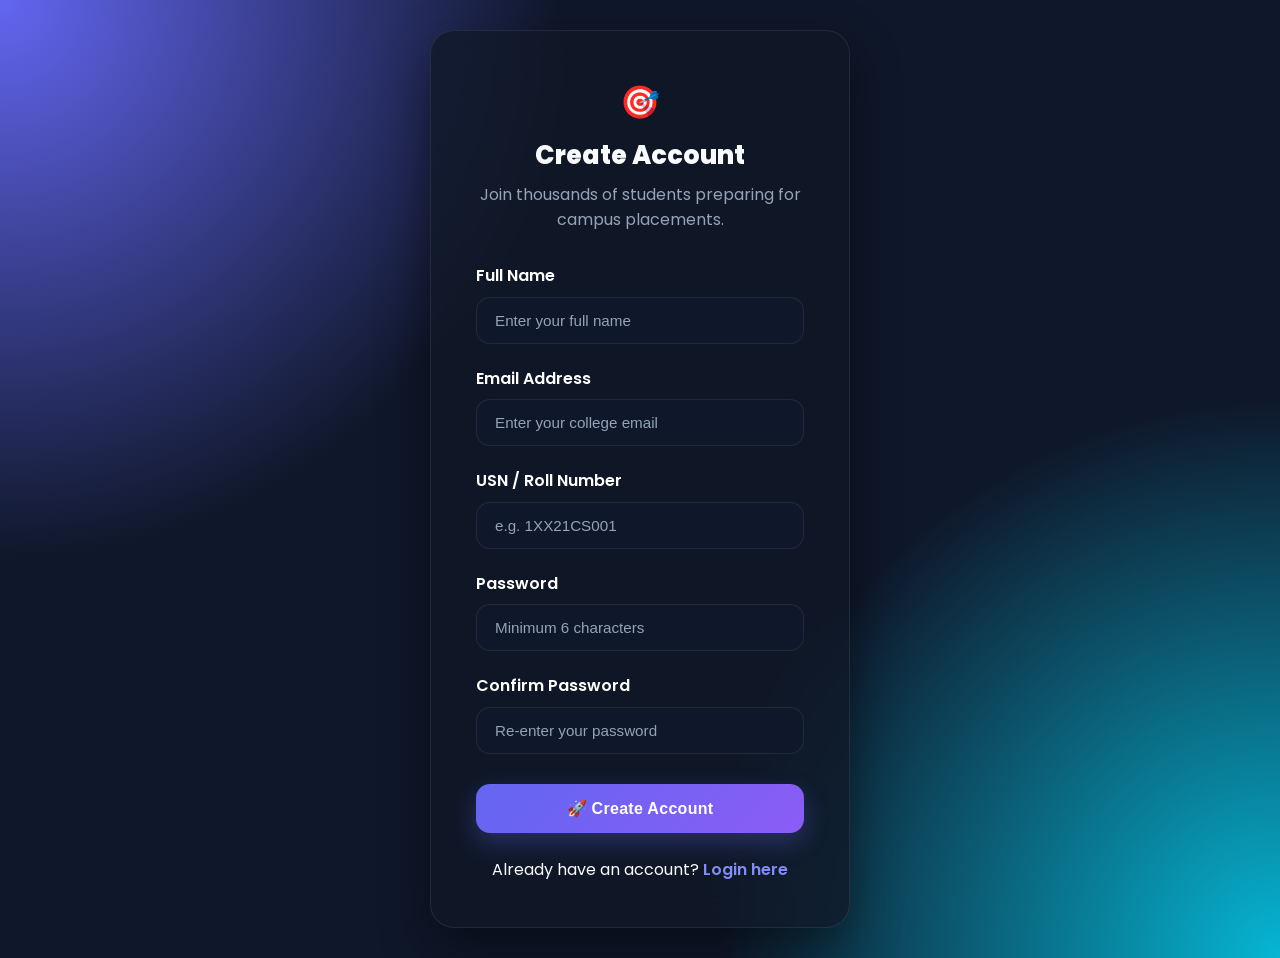
<file: frontend/pages/register.html>
<!DOCTYPE html>
<html lang="en">
<head>
    <meta charset="UTF-8">
    <meta name="viewport" content="width=device-width, initial-scale=1.0">
    <meta name="description" content="Create your PlacePrep account and start your campus placement preparation journey.">
    <title>Register — PlacePrep</title>
    <link rel="stylesheet" href="../css/style.css">
</head>

<body class="auth-page">

<div class="auth-container">
    <div class="auth-card">

        <div style="text-align:center; margin-bottom:1.5rem;">
            <div style="font-size:2rem; margin-bottom:0.5rem;">🎯</div>
            <h1 style="font-size:1.6rem; font-weight:800; margin-bottom:0.35rem;">Create Account</h1>
            <p class="auth-subtitle">Join thousands of students preparing for campus placements.</p>
        </div>

        <form id="registerForm" onsubmit="registerUser(event)">

            <div class="form-group">
                <label class="form-label" for="name">Full Name</label>
                <input
                    type="text"
                    id="name"
                    class="form-control"
                    placeholder="Enter your full name"
                    required
                    autocomplete="name"
                >
            </div>

            <div class="form-group">
                <label class="form-label" for="email">Email Address</label>
                <input
                    type="email"
                    id="email"
                    class="form-control"
                    placeholder="Enter your college email"
                    required
                    autocomplete="email"
                >
            </div>

            <div class="form-group">
                <label class="form-label" for="usn">USN / Roll Number</label>
                <input
                    type="text"
                    id="usn"
                    class="form-control"
                    placeholder="e.g. 1XX21CS001"
                    required
                    autocomplete="off"
                >
            </div>

            <div class="form-group">
                <label class="form-label" for="password">Password</label>
                <input
                    type="password"
                    id="password"
                    class="form-control"
                    placeholder="Minimum 6 characters"
                    minlength="6"
                    required
                    autocomplete="new-password"
                >
            </div>

            <div class="form-group">
                <label class="form-label" for="confirmPassword">Confirm Password</label>
                <input
                    type="password"
                    id="confirmPassword"
                    class="form-control"
                    placeholder="Re-enter your password"
                    minlength="6"
                    required
                    autocomplete="new-password"
                >
            </div>

            <button type="submit" class="btn btn-primary btn-full btn-lg" style="margin-top:0.5rem;">
                🚀 Create Account
            </button>

        </form>

        <p style="margin-top:1.5rem; text-align:center;" class="text-muted">
            Already have an account?
            <a href="login.html" style="color:var(--primary-light); font-weight:600;">Login here</a>
        </p>

    </div>
</div>

<script src="../js/api.js"></script>
<script src="../js/auth.js"></script>
</body>
</html>
</file>
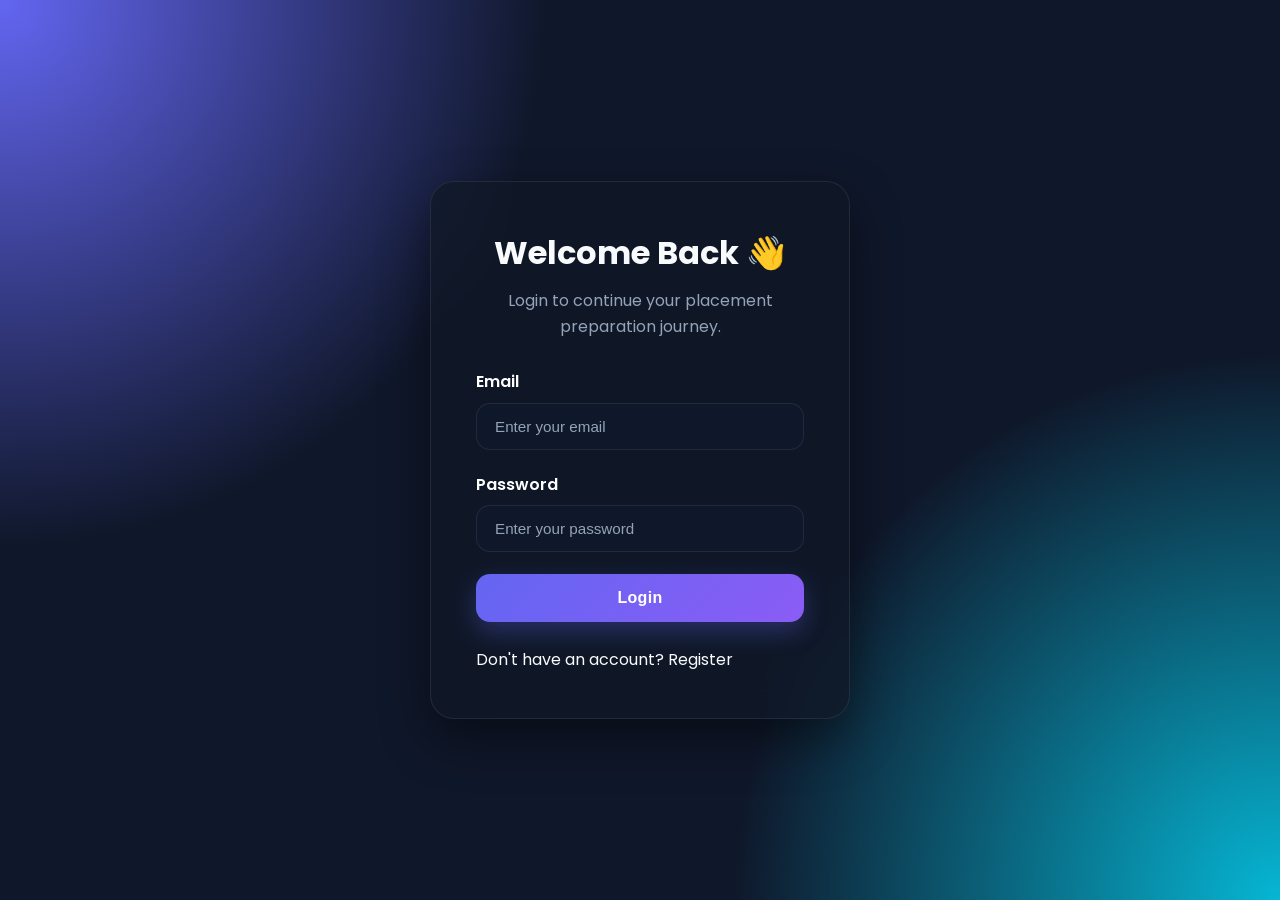
<file: frontend/pages/result.html>
<!DOCTYPE html>
<html lang="en">
<head>
  <meta charset="UTF-8">
  <meta name="viewport" content="width=device-width, initial-scale=1.0">
  <title>Test Result — PlacePrep</title>
  <link rel="stylesheet" href="../css/style.css">
  <style>
    .result-hero {
      max-width: 600px; margin: 0 auto 2rem; text-align: center;
      background: var(--card-bg); border: 1px solid var(--border);
      border-radius: var(--radius); padding: 2.5rem;
    }
    .score-circle {
      width: 140px; height: 140px; border-radius: 50%;
      display: flex; align-items: center; justify-content: center;
      flex-direction: column; margin: 0 auto 1.5rem;
      border: 6px solid var(--primary);
      background: rgba(79,70,229,0.08);
    }
    .score-circle .score-num { font-size: 2rem; font-weight: 800; }
    .score-circle .score-lbl { font-size: 0.75rem; color: var(--text-muted); text-transform: uppercase; }
    .result-stats { display: flex; justify-content: center; gap: 2rem; margin-top: 1.5rem; flex-wrap: wrap; }
    .result-stat { text-align: center; }
    .result-stat .num { font-size: 1.5rem; font-weight: 700; }
    .result-stat .lbl { font-size: 0.8rem; color: var(--text-muted); }

    .review-list { display: flex; flex-direction: column; gap: 1rem; }
    .review-card {
      background: var(--card-bg); border: 1px solid var(--border);
      border-radius: var(--radius); padding: 1.5rem;
    }
    .review-card.unanswered { opacity: 0.85; }
    .rc-options { display: grid; grid-template-columns: 1fr 1fr; gap: 0.5rem; margin: 0.75rem 0; font-size: 0.85rem; }
    .rc-opt { padding: 0.4rem 0.6rem; border-radius: 6px; }
    .rc-opt.correct { background: rgba(16,185,129,0.15); color: #34d399; font-weight: 600; }
    .rc-opt.wrong { background: rgba(239,68,68,0.15); color: #f87171; font-weight: 600; }
  </style>
</head>
<body>

<nav class="navbar">
  <div class="navbar-brand"><div class="logo-icon">🎯</div>PlacePrep</div>
  <ul class="navbar-nav">
    <li><a href="dashboard.html" class="nav-link">Dashboard</a></li>
    <li><a href="practice.html"  class="nav-link">Practice</a></li>
    <li><a href="mocktest.html"  class="nav-link">Mock Test</a></li>
    <li><a href="bookmarks.html" class="nav-link">Bookmarks</a></li>
    <li><a href="analytics.html" class="nav-link">Analytics</a></li>
  </ul>
  <div class="navbar-end" id="navUser"></div>
</nav>

<div class="page-wrapper">
  <aside class="sidebar">
    <a class="sidebar-link" href="dashboard.html"><span class="icon">🏠</span>Dashboard</a>
    <a class="sidebar-link" href="practice.html"><span class="icon">📚</span>Practice</a>
    <a class="sidebar-link active" href="mocktest.html"><span class="icon">⏱️</span>Mock Test</a>
    <a class="sidebar-link" href="bookmarks.html"><span class="icon">🔖</span>Bookmarks</a>
    <a class="sidebar-link" href="analytics.html"><span class="icon">📊</span>Analytics</a>
    <a class="sidebar-link" href="profile.html"><span class="icon">👤</span>Profile</a>
    <div style="flex:1"></div>
    <a class="sidebar-link" href="#" onclick="Auth.logout()"><span class="icon">🚪</span>Logout</a>
  </aside>

  <main class="main-content">
    <div id="resultContent">
      <div class="spinner"></div>
    </div>
  </main>
</div>

<script src="../js/api.js"></script>
<script>
  if (!requireAuth()) throw '';
  initNavUser('navUser');

  const params = new URLSearchParams(window.location.search);
  const testId = params.get('testId');

  const CAT_LABELS = {
    APTITUDE: '🧮 Aptitude',
    LOGICAL_REASONING: '🧩 Logical',
    VERBAL_ABILITY: '📝 Verbal',
    TECHNICAL: '💻 Technical',
    CODING: '⌨️ Coding'
  };

  async function loadResult() {
    if (!testId) {
      document.getElementById('resultContent').innerHTML = '<div class="text-center text-muted">No test specified.</div>';
      return;
    }
    try {
      const r = await apiFetch('/mocktests/result/' + testId);
      const scoreColor = r.score >= 70 ? 'var(--success)' : r.score >= 40 ? 'var(--warning)' : 'var(--danger)';

      let html = `
        <div class="result-hero">
          <div class="score-circle" style="border-color:${scoreColor}">
            <div class="score-num">${r.score}%</div>
            <div class="score-lbl">Score</div>
          </div>
          <h2 style="font-size:1.3rem; font-weight:700;">Test Completed!</h2>
          <p class="text-muted" style="margin-top:0.25rem">Time taken: ${formatTime(r.timeTaken)}</p>
          <div class="result-stats">
            <div class="result-stat"><div class="num text-success">${r.correctAnswers}</div><div class="lbl">Correct</div></div>
            <div class="result-stat"><div class="num text-danger">${r.wrongAnswers}</div><div class="lbl">Wrong</div></div>
            <div class="result-stat"><div class="num text-muted">${r.unanswered}</div><div class="lbl">Unanswered</div></div>
            <div class="result-stat"><div class="num">${r.totalQuestions}</div><div class="lbl">Total</div></div>
          </div>
          <div class="mt-3" style="display:flex; gap:0.75rem; justify-content:center">
            <a href="mocktest.html" class="btn btn-primary">Take Another Test</a>
            <a href="dashboard.html" class="btn btn-secondary">Back to Dashboard</a>
          </div>
        </div>

        <h3 style="margin-bottom:1rem; font-size:1.1rem;">Detailed Review</h3>
        <div class="review-list">
      `;

      r.questionDetails.forEach((d, i) => {
        const status = !d.selectedOption ? 'unanswered' : (d.correct ? 'correct' : 'wrong');
        const badge = status === 'unanswered'
          ? '<span class="badge badge-secondary">Unanswered</span>'
          : status === 'correct'
            ? '<span class="badge badge-success">Correct</span>'
            : '<span class="badge badge-danger">Incorrect</span>';

        html += `
          <div class="review-card ${status === 'unanswered' ? 'unanswered' : ''}">
            <div class="d-flex justify-between align-center mb-1">
              <strong>Q${i + 1}.</strong> ${badge}
            </div>
            <p style="margin-bottom:0.5rem">${esc(d.questionText)}</p>
            <div class="rc-options">
              ${['A','B','C','D'].map(opt => {
                let cls = '';
                if (opt === d.correctOption) cls = 'correct';
                else if (opt === d.selectedOption && !d.correct) cls = 'wrong';
                return `<div class="rc-opt ${cls}">${opt}. ${esc(d['option' + opt])}</div>`;
              }).join('')}
            </div>
            ${d.explanation ? `<div class="explanation-box">💡 ${esc(d.explanation)}</div>` : ''}
          </div>
        `;
      });

      html += '</div>';
      document.getElementById('resultContent').innerHTML = html;
    } catch (e) {
      showToast('Failed to load result: ' + e.message, 'error');
    }
  }

  loadResult();
</script>
</body>
</html>
</file>
<file: frontend/css/style.css>
/* =====================================================
   PLACEPREP UI - PART 1
   Fonts, Colors, Reset & Global Layout
===================================================== */

@import url('https://fonts.googleapis.com/css2?family=Poppins:wght@300;400;500;600;700;800&display=swap');

:root{

    --primary:#6366F1;
    --primary-light:#818CF8;
    --secondary:#8B5CF6;

    --success:#22C55E;
    --danger:#EF4444;
    --warning:#F59E0B;

    --dark:#020617;
    --dark-2:#0F172A;
    --dark-3:#1E293B;

    --card-bg:rgba(30,41,59,0.92);

    --border:rgba(148,163,184,.12);

    --text:#F8FAFC;
    --text-muted:#94A3B8;

    --shadow:
        0 10px 30px rgba(0,0,0,.35);

    --shadow-hover:
        0 20px 45px rgba(99,102,241,.25);

    --radius:18px;
    --radius-sm:12px;

    --transition:.30s ease;

}

/* ================= RESET ================= */

*{
    margin:0;
    padding:0;
    box-sizing:border-box;
}

html{
    scroll-behavior:smooth;
}

body{

    font-family:'Poppins',sans-serif;

    color:var(--text);

    background:
        radial-gradient(circle at top left,#312e81 0%,transparent 30%),
        radial-gradient(circle at bottom right,#134e4a 0%,transparent 25%),
        var(--dark);

    min-height:100vh;

    line-height:1.6;

}

/* ================= LINKS ================= */

a{

    text-decoration:none;

    color:inherit;

    transition:var(--transition);

}

a:hover{

    color:var(--primary-light);

}

/* ================= IMAGES ================= */

img{

    max-width:100%;

    display:block;

}

/* ================= LAYOUT ================= */

.container{

    width:min(1250px,92%);

    margin:auto;

    padding:30px 0;

}

.page-container{

    width:min(1250px,92%);

    margin:auto;

    padding:30px 0;

}

/* ================= SCROLLBAR ================= */

::-webkit-scrollbar{

    width:10px;

}

::-webkit-scrollbar-track{

    background:var(--dark);

}

::-webkit-scrollbar-thumb{

    background:var(--primary);

    border-radius:20px;

}

::-webkit-scrollbar-thumb:hover{

    background:var(--secondary);

}
/* =====================================================
   PLACEPREP UI - PART 2
   Navbar, Cards & Dashboard Statistics
===================================================== */

/* ================= NAVBAR ================= */

.navbar{

    position:sticky;

    top:0;

    z-index:1000;

    display:flex;

    align-items:center;

    justify-content:space-between;

    gap:20px;

    padding:18px 35px;

    background:rgba(15,23,42,.90);

    backdrop-filter:blur(16px);

    border-bottom:1px solid rgba(255,255,255,.08);

    box-shadow:0 8px 30px rgba(0,0,0,.30);

}

.navbar-brand{

    display:flex;

    align-items:center;

    gap:12px;

    font-size:1.35rem;

    font-weight:700;

    letter-spacing:.4px;

    color:white;

}

.logo-icon{

    width:48px;

    height:48px;

    border-radius:14px;

    display:flex;

    align-items:center;

    justify-content:center;

    font-size:1.3rem;

    background:linear-gradient(135deg,
    var(--primary),
    var(--secondary));

    box-shadow:0 0 18px rgba(99,102,241,.35);

}

.navbar-nav{
    list-style: none;
    display: flex;
    align-items: center;
    gap: 30px;          /* Space between menu items */
    flex-wrap: nowrap;
    white-space: nowrap;
}

.nav-link{
    color: var(--text-muted);
    padding: 12px 18px;
    border-radius: 12px;
    transition: var(--transition);
    white-space: nowrap;      /* Prevent Mock Test from breaking */
}

.nav-link:hover{

    background:rgba(99,102,241,.18);

    color:white;

}

.nav-link.active{

    background:linear-gradient(135deg,
    var(--primary),
    var(--secondary));

    color:white;

    box-shadow:0 6px 18px rgba(99,102,241,.35);

}

/* ================= PAGE TITLE ================= */

.page-header{

    margin-bottom:35px;

}

.page-title{

    font-size:2rem;

    font-weight:700;

    margin-bottom:8px;

}

.page-subtitle{

    color:var(--text-muted);

    font-size:.95rem;

}

/* ================= CARDS ================= */

.card{

    background:var(--card-bg);

    border:1px solid var(--border);

    border-radius:20px;

    padding:24px;

    box-shadow:var(--shadow);

    transition:var(--transition);

    overflow:hidden;

}

.card:hover{

    transform:translateY(-5px);

    box-shadow:var(--shadow-hover);

}

.card-header{

    display:flex;

    justify-content:space-between;

    align-items:center;

    margin-bottom:20px;

}

.card-title{

    font-size:1.15rem;

    font-weight:600;

}

/* ================= GRID ================= */

.grid{

    display:grid;

    gap:22px;

}

.grid-2{

    grid-template-columns:repeat(auto-fit,minmax(320px,1fr));

}

.grid-3{

    grid-template-columns:repeat(auto-fit,minmax(260px,1fr));

}

.grid-4{

    grid-template-columns:repeat(auto-fit,minmax(220px,1fr));

}

/* ================= DASHBOARD ================= */

.stats-grid{

    display:grid;

    grid-template-columns:repeat(auto-fit,minmax(230px,1fr));

    gap:22px;

    margin-bottom:35px;

}

.stat-card{

    background:linear-gradient(
    145deg,
    rgba(30,41,59,.95),
    rgba(15,23,42,.95));

    border:1px solid rgba(255,255,255,.08);

    border-radius:20px;

    padding:24px;

    position:relative;

    overflow:hidden;

    transition:var(--transition);

    box-shadow:var(--shadow);

}

.stat-card::before{

    content:"";

    position:absolute;

    top:0;

    left:0;

    width:100%;

    height:4px;

    background:linear-gradient(
    90deg,
    var(--primary),
    var(--secondary));

}

.stat-card:hover{

    transform:translateY(-6px);

    box-shadow:var(--shadow-hover);

}

.stat-icon{

    width:58px;

    height:58px;

    border-radius:16px;

    display:flex;

    align-items:center;

    justify-content:center;

    font-size:1.6rem;

    margin-bottom:18px;

    background:rgba(99,102,241,.18);

}

.stat-label{

    color:var(--text-muted);

    font-size:.90rem;

    margin-bottom:8px;

}

.stat-value{

    font-size:2.2rem;

    font-weight:700;

    color:white;

}

.stat-change{

    margin-top:10px;

    color:#22c55e;

    font-size:.82rem;

    font-weight:500;

}
/* =====================================================
   PLACEPREP UI - PART 3
   Buttons, Forms, Tables, Badges & Alerts
===================================================== */

/* ================= BUTTONS ================= */

.btn{

    display:inline-flex;

    align-items:center;

    justify-content:center;

    gap:8px;

    border:none;

    outline:none;

    cursor:pointer;

    border-radius:14px;

    padding:12px 22px;

    font-size:.95rem;

    font-weight:600;

    transition:all .30s ease;

    letter-spacing:.3px;

}

.btn:hover{

    transform:translateY(-3px);

}

.btn:active{

    transform:scale(.97);

}

.btn:disabled{

    opacity:.6;

    cursor:not-allowed;

    transform:none;

}

/* Primary */

.btn-primary{

    color:white;

    background:linear-gradient(
        135deg,
        var(--primary),
        var(--secondary)
    );

    box-shadow:0 10px 25px rgba(99,102,241,.30);

}

.btn-primary:hover{

    box-shadow:0 15px 35px rgba(99,102,241,.45);

}

/* Secondary */

.btn-secondary{

    background:#334155;

    color:white;

}

.btn-secondary:hover{

    background:#475569;

}

/* Success */

.btn-success{

    background:linear-gradient(
        135deg,
        #16a34a,
        #22c55e
    );

    color:white;

}

/* Danger */

.btn-danger{

    background:linear-gradient(
        135deg,
        #dc2626,
        #ef4444
    );

    color:white;

}

/* Outline */

.btn-outline{

    background:transparent;

    color:white;

    border:1px solid rgba(255,255,255,.15);

}

.btn-outline:hover{

    background:rgba(255,255,255,.08);

}

.btn-full{

    width:100%;

}

.btn-lg{

    padding:15px 28px;

    font-size:1rem;

}

/* ================= FORMS ================= */

.form-group{

    margin-bottom:22px;

}

.form-label{

    display:block;

    margin-bottom:8px;

    font-weight:600;

    color:white;

}

.form-control{

    width:100%;

    padding:14px 18px;

    border-radius:14px;

    border:1px solid rgba(255,255,255,.08);

    background:#0f172a;

    color:white;

    font-size:.95rem;

    transition:.30s;

}

.form-control::placeholder{

    color:#94a3b8;

}

.form-control:focus{

    outline:none;

    border-color:var(--primary);

    box-shadow:0 0 0 4px rgba(99,102,241,.18);

}

/* Select */

select.form-control{

    cursor:pointer;

}

/* Textarea */

textarea.form-control{

    min-height:130px;

    resize:vertical;

}

/* ================= TABLE ================= */

.table{

    width:100%;

    border-collapse:collapse;

    overflow:hidden;

    border-radius:18px;

}

.table thead{

    background:rgba(99,102,241,.12);

}

.table th{

    padding:18px;

    text-align:left;

    color:white;

    font-weight:600;

}

.table td{

    padding:16px;

    color:var(--text-muted);

    border-top:1px solid rgba(255,255,255,.06);

}

.table tbody tr{

    transition:.25s;

}

.table tbody tr:hover{

    background:rgba(255,255,255,.03);

}

/* ================= BADGES ================= */

.badge{

    display:inline-flex;

    align-items:center;

    justify-content:center;

    padding:6px 12px;

    border-radius:999px;

    font-size:.75rem;

    font-weight:600;

}

.badge-success{

    background:rgba(34,197,94,.18);

    color:#4ade80;

}

.badge-danger{

    background:rgba(239,68,68,.18);

    color:#f87171;

}

.badge-warning{

    background:rgba(245,158,11,.18);

    color:#fbbf24;

}

.badge-primary{

    background:rgba(99,102,241,.18);

    color:#c7d2fe;

}

/* Optional neutral badge */

.badge-secondary{

    background:rgba(148,163,184,.18);

    color:#cbd5e1;

}

/* ================= ALERTS ================= */

.alert{

    padding:16px 20px;

    border-radius:14px;

    margin-bottom:20px;

    font-weight:500;

    border-left:5px solid transparent;

}

.alert-success{

    background:rgba(34,197,94,.12);

    color:#86efac;

    border-left-color:#22c55e;

}

.alert-danger{

    background:rgba(239,68,68,.12);

    color:#fca5a5;

    border-left-color:#ef4444;

}

.alert-warning{

    background:rgba(245,158,11,.12);

    color:#fde68a;

    border-left-color:#f59e0b;

}

/* ================= PROGRESS BAR ================= */

.progress{

    width:100%;

    height:12px;

    background:#1e293b;

    border-radius:999px;

    overflow:hidden;

}

.progress-bar{

    height:100%;

    border-radius:999px;

    background:linear-gradient(
        90deg,
        var(--primary),
        var(--secondary)
    );

    transition:width .6s ease;

}

/* ================= INPUT ANIMATION ================= */

input,
textarea,
select,
button{

    transition:all .30s ease;

}

/* ================= SMALL FADE ================= */

.fade-in{

    animation:fadeIn .5s ease;

}

@keyframes fadeIn{

    from{

        opacity:0;

        transform:translateY(15px);

    }

    to{

        opacity:1;

        transform:translateY(0);

    }

}
/* =====================================================
   PLACEPREP UI - PART 4
   Practice & Mock Test
===================================================== */

/* ================= QUESTION CARD ================= */

.question-card{

    background:linear-gradient(
        145deg,
        rgba(30,41,59,.96),
        rgba(15,23,42,.96)
    );

    border:1px solid rgba(255,255,255,.08);

    border-radius:22px;

    padding:30px;

    box-shadow:var(--shadow);

    transition:.35s;

}

.question-card:hover{

    transform:translateY(-4px);

    box-shadow:var(--shadow-hover);

}

.question-title{

    font-size:1.35rem;

    font-weight:700;

    margin-bottom:25px;

    color:white;

    line-height:1.5;

}

/* ================= OPTIONS ================= */

.option{

    display:flex;

    align-items:center;

    gap:18px;

    padding:18px 20px;

    margin-bottom:16px;

    border-radius:16px;

    cursor:pointer;

    border:2px solid transparent;

    background:#0f172a;

    transition:all .30s ease;

}

.option:hover{

    border-color:var(--primary);

    transform:translateX(6px);

    background:#16213E;

}

.option.selected{

    border-color:var(--primary);

    background:linear-gradient(
        135deg,
        rgba(99,102,241,.20),
        rgba(139,92,246,.20)
    );

    box-shadow:0 8px 25px rgba(99,102,241,.25);

}

.option strong{

    width:38px;

    height:38px;

    border-radius:50%;

    display:flex;

    align-items:center;

    justify-content:center;

    background:var(--primary);

    color:white;

    flex-shrink:0;

}

/* ================= QUESTION NUMBER ================= */

#questionNumber{

    display:inline-block;

    padding:8px 18px;

    margin-bottom:18px;

    border-radius:999px;

    background:rgba(99,102,241,.18);

    color:#c7d2fe;

    font-weight:600;

}

/* ================= EXPLANATION ================= */

#explanation{

    margin-top:25px;

    border-left:5px solid var(--primary);

    background:rgba(99,102,241,.10);

    border-radius:14px;

    padding:18px;

}

/* ================= TIMER ================= */

.timer,

.timer-display{

    display:flex;

    align-items:center;

    justify-content:center;

    min-width:120px;

    padding:12px 20px;

    border-radius:14px;

    font-size:1.3rem;

    font-weight:700;

    color:white;

    background:linear-gradient(
        135deg,
        #dc2626,
        #ef4444
    );

    box-shadow:0 10px 25px rgba(239,68,68,.30);

}

.timer-display.urgent{

    animation:pulseTimer .8s infinite;

}

@keyframes pulseTimer{

    0%{

        transform:scale(1);

    }

    50%{

        transform:scale(1.05);

    }

    100%{

        transform:scale(1);

    }

}

/* ================= QUESTION PALETTE ================= */

.question-panel,

.qpanel-grid{

    display:grid;

    grid-template-columns:repeat(auto-fit,minmax(50px,1fr));

    gap:12px;

    margin:25px 0;

}

.question-box,

.qpanel-item{

    width:50px;

    height:50px;

    border-radius:14px;

    display:flex;

    align-items:center;

    justify-content:center;

    cursor:pointer;

    font-weight:700;

    background:#1e293b;

    color:#cbd5e1;

    border:2px solid transparent;

    transition:.30s;

}

.question-box:hover,

.qpanel-item:hover{

    transform:translateY(-3px);

    border-color:var(--primary);

}

.question-box.active,

.qpanel-item.current{

    background:linear-gradient(
        135deg,
        var(--primary),
        var(--secondary)
    );

    color:white;

}

.question-box.answered,

.qpanel-item.answered{

    background:#16a34a;

    color:white;

}

/* ================= MOCK TEST HEADER ================= */

.test-header{

    display:flex;

    align-items:center;

    justify-content:space-between;

    gap:20px;

    flex-wrap:wrap;

    margin-bottom:25px;

}

/* ================= RESULT CARD ================= */

#resultCard{

    text-align:center;

    padding:40px;

}

#resultCard h2{

    font-size:2rem;

    margin-bottom:20px;

}

#finalScore{

    font-size:3rem;

    color:var(--success);

    font-weight:700;

}

/* ================= CATEGORY DROPDOWN ================= */

select{

    background:#0f172a;

    color:white;

    border:1px solid rgba(255,255,255,.08);

    border-radius:14px;

    padding:12px 16px;

}

/* ================= BUTTON GROUP ================= */

.buttons{

    display:flex;

    justify-content:space-between;

    gap:15px;

    margin-top:30px;

}

.buttons .btn{

    flex:1;

}

/* ================= INTRO CARD ================= */

.intro-card{

    max-width:750px;

    margin:50px auto;

    text-align:center;

    padding:45px;

    border-radius:22px;

    background:linear-gradient(
        145deg,
        rgba(30,41,59,.95),
        rgba(15,23,42,.95)
    );

    box-shadow:var(--shadow);

}

.intro-card .icon{

    font-size:4rem;

    margin-bottom:20px;

}

.intro-card h2{

    font-size:2rem;

    margin-bottom:10px;

}

.intro-card p{

    color:var(--text-muted);

    margin-bottom:25px;

}

.intro-card ul{

    text-align:left;

    display:inline-block;

    margin-bottom:30px;

}

.intro-card li{

    margin-bottom:10px;

}
/* =====================================================
   PLACEPREP UI - PART 5
   Sidebar, Analytics, Bookmarks, Profile & Responsive
===================================================== */

/* ================= PAGE LAYOUT ================= */

.page-wrapper{

    display:flex;

    min-height:calc(100vh - 80px);

}

/* ================= SIDEBAR ================= */

.sidebar{

    width:260px;

    background:rgba(15,23,42,.92);

    backdrop-filter:blur(18px);

    border-right:1px solid rgba(255,255,255,.08);

    padding:25px 15px;

    display:flex;

    flex-direction:column;

    gap:10px;

    position:sticky;

    top:80px;

    height:calc(100vh - 80px);

}

.sidebar-link{

    display:flex;

    align-items:center;

    gap:14px;

    padding:14px 18px;

    border-radius:14px;

    color:var(--text-muted);

    transition:.30s;

    font-weight:500;

}

.sidebar-link:hover{

    background:rgba(99,102,241,.15);

    color:white;

    transform:translateX(5px);

}

.sidebar-link.active{

    background:linear-gradient(
        135deg,
        var(--primary),
        var(--secondary)
    );

    color:white;

    box-shadow:0 8px 25px rgba(99,102,241,.30);

}

.sidebar .icon{

    font-size:1.2rem;

}

/* ================= MAIN CONTENT ================= */

.main-content{

    flex:1;

    padding:35px;

}

/* ================= BOOKMARK CARD ================= */

.bookmark-card{

    transition:.35s;

}

.bookmark-card:hover{

    transform:translateY(-5px);

    box-shadow:var(--shadow-hover);

}

.remove-btn{

    border:none;

    background:transparent;

    color:var(--danger);

    cursor:pointer;

    font-size:1.2rem;

    transition:.30s;

}

.remove-btn:hover{

    transform:rotate(90deg) scale(1.2);

}

/* ================= EMPTY STATE ================= */

.empty-state{

    text-align:center;

    padding:70px 20px;

}

.empty-state .icon{

    font-size:4rem;

    margin-bottom:15px;

}

.empty-state p{

    color:var(--text-muted);

    margin-bottom:25px;

}

/* ================= ANALYTICS ================= */

.analytics-grid{

    display:grid;

    grid-template-columns:repeat(auto-fit,minmax(350px,1fr));

    gap:25px;

}

.bar-chart{

    display:flex;

    flex-direction:column;

    gap:18px;

}

.bar-row{

    display:flex;

    align-items:center;

    gap:15px;

}

.bar-label{

    width:160px;

    color:var(--text-muted);

    font-size:.9rem;

}

.bar-track{

    flex:1;

    background:#1e293b;

    border-radius:999px;

    overflow:hidden;

    height:18px;

}

.bar-fill{

    height:100%;

    display:flex;

    justify-content:flex-end;

    align-items:center;

    padding-right:10px;

    color:white;

    font-size:.72rem;

    font-weight:600;

    border-radius:999px;

    background:linear-gradient(
        90deg,
        var(--primary),
        var(--secondary)
    );

}

/* ================= PROFILE ================= */

.profile-card{

    max-width:650px;

    margin:auto;

}

.profile-avatar{

    width:110px;

    height:110px;

    border-radius:50%;

    display:flex;

    align-items:center;

    justify-content:center;

    font-size:2.5rem;

    margin:auto;

    margin-bottom:20px;

    background:linear-gradient(
        135deg,
        var(--primary),
        var(--secondary)
    );

    color:white;

    box-shadow:0 10px 30px rgba(99,102,241,.35);

}

/* ================= SPINNER ================= */

.spinner{

    width:55px;

    height:55px;

    margin:50px auto;

    border:5px solid rgba(255,255,255,.10);

    border-top:5px solid var(--primary);

    border-radius:50%;

    animation:spin 1s linear infinite;

}

@keyframes spin{

    to{

        transform:rotate(360deg);

    }

}

/* ================= FADE ================= */

.fade-up{

    animation:fadeUp .5s ease;

}

@keyframes fadeUp{

    from{

        opacity:0;

        transform:translateY(20px);

    }

    to{

        opacity:1;

        transform:translateY(0);

    }

}

/* ================= CARD HOVER ================= */

.card,
.stat-card,
.bookmark-card,
.question-card{

    transition:all .30s ease;

}

.card:hover,
.stat-card:hover,
.bookmark-card:hover,
.question-card:hover{

    transform:translateY(-6px);

}

/* ================= RESPONSIVE ================= */

@media(max-width:1000px){

    .sidebar{

        display:none;

    }

    .main-content{

        padding:20px;

    }

}

@media(max-width:768px){

    .navbar{

        flex-direction:column;

        align-items:flex-start;

        padding:18px;

    }

    .navbar-nav{

        flex-wrap:wrap;

        width:100%;

    }

    .stats-grid{

        grid-template-columns:1fr;

    }

    .analytics-grid{

        grid-template-columns:1fr;

    }

    .grid-2,
    .grid-3,
    .grid-4{

        grid-template-columns:1fr;

    }

    .buttons{

        flex-direction:column;

    }

    .question-panel,
    .qpanel-grid{

        grid-template-columns:repeat(5,1fr);

    }

    .bar-row{

        flex-direction:column;

        align-items:flex-start;

    }

    .bar-label{

        width:100%;

    }

}

@media(max-width:480px){

    .question-panel,
    .qpanel-grid{

        grid-template-columns:repeat(4,1fr);

    }

    .stat-value{

        font-size:1.8rem;

    }

    .page-title{

        font-size:1.6rem;

    }

}

/* ================= GLASS EFFECT ================= */

.glass{

    background:rgba(255,255,255,.05);

    backdrop-filter:blur(14px);

    border:1px solid rgba(255,255,255,.08);

}

/* ================= SELECTION ================= */

::selection{

    background:var(--primary);

    color:white;

}
.auth-page{

    min-height:100vh;

    display:flex;

    justify-content:center;

    align-items:center;

    background:
        radial-gradient(circle at top left,#6366f1 0%,transparent 35%),
        radial-gradient(circle at bottom right,#06b6d4 0%,transparent 35%),
        #0f172a;

}

.auth-container{

    width:100%;

    display:flex;

    justify-content:center;

    align-items:center;

    padding:30px;

}

.auth-card{

    width:420px;

    padding:45px;

    border-radius:24px;

    background:rgba(17,24,39,.75);

    backdrop-filter:blur(18px);

    border:1px solid rgba(255,255,255,.08);

    box-shadow:0 20px 50px rgba(0,0,0,.45);

}

.auth-card h1{

    text-align:center;

    margin-bottom:10px;

}

.auth-subtitle{

    text-align:center;

    color:var(--text-muted);

    margin-bottom:30px;

}

.auth-card .btn{

    width:100%;

}
.page-header{

    max-width:900px;

    margin:50px auto 20px;

}

.page-header h1{

    font-size:3rem;

    margin-bottom:12px;

}

.page-header p{

    color:var(--text-muted);

    font-size:18px;

}
.start-btn{

    width:250px;

    height:60px;

    font-size:18px;

    border-radius:15px;

    margin-top:25px;      /* Increase this value */

    background:linear-gradient(
        135deg,
        #6d63ff,
        #8c5dff
    );

    box-shadow:0 12px 30px rgba(109,99,255,.45);

}
.navbar-links{
    display: flex;
    align-items: center;
    gap: 28px;  
    flex-wrap: nowrap;            /* Increase or decrease as needed */
}

.navbar-links a{
    color: var(--text);
    text-decoration: none;
    font-weight: 600;
    transition: 0.3s;
}

.navbar-links a:hover{
    color: var(--primary-light);
}
</file>
